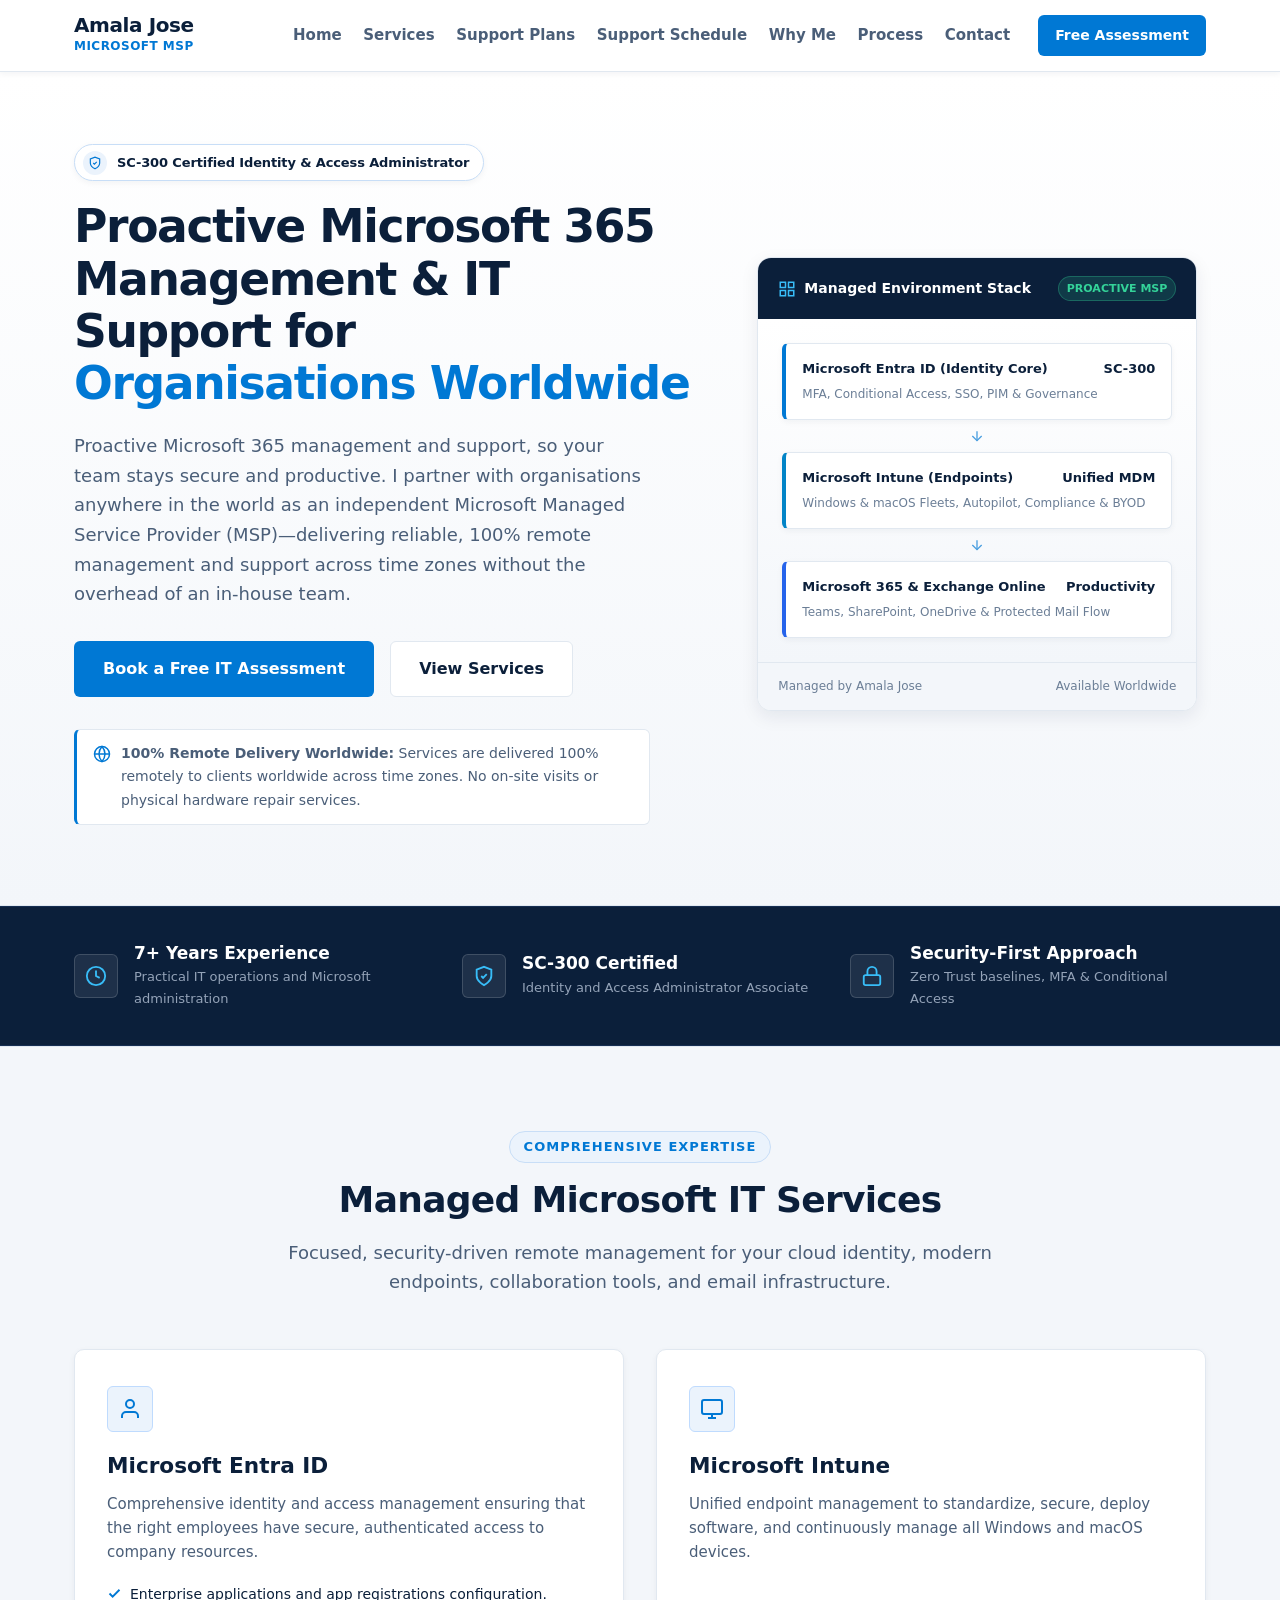
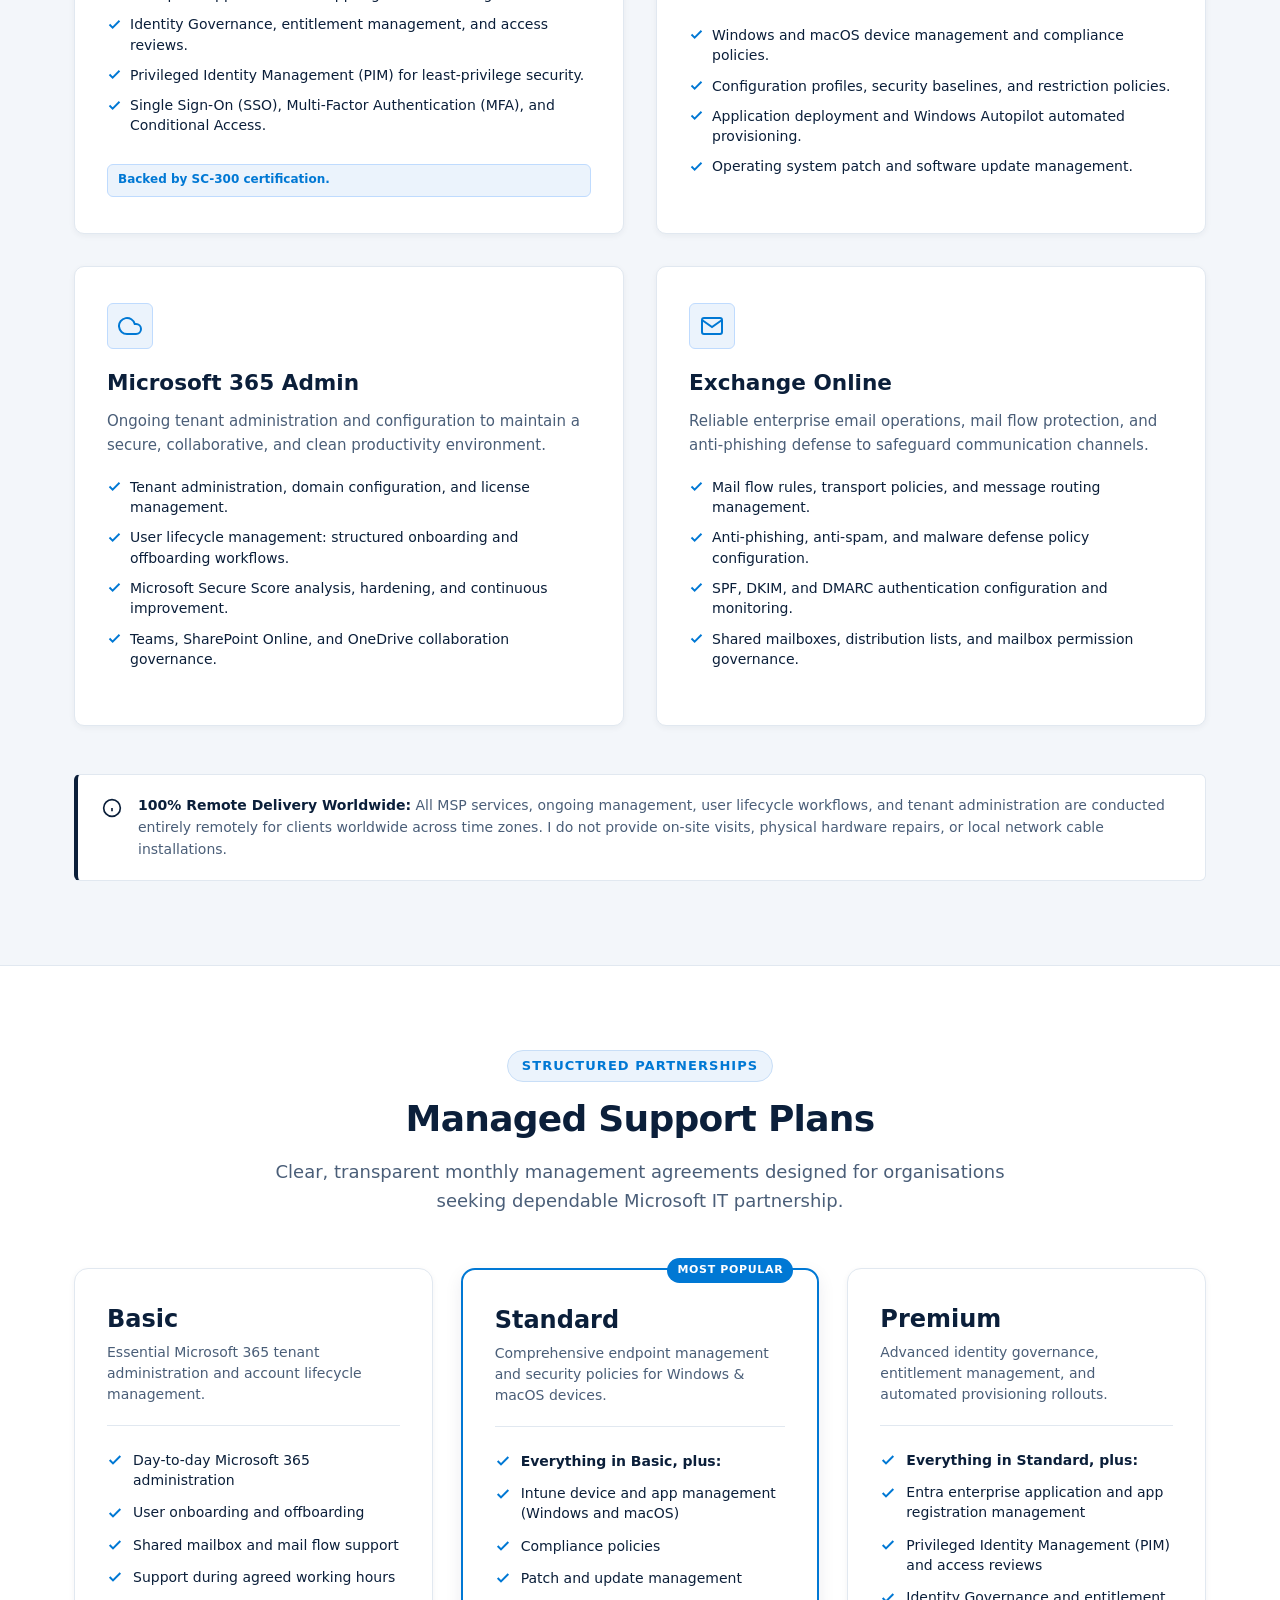
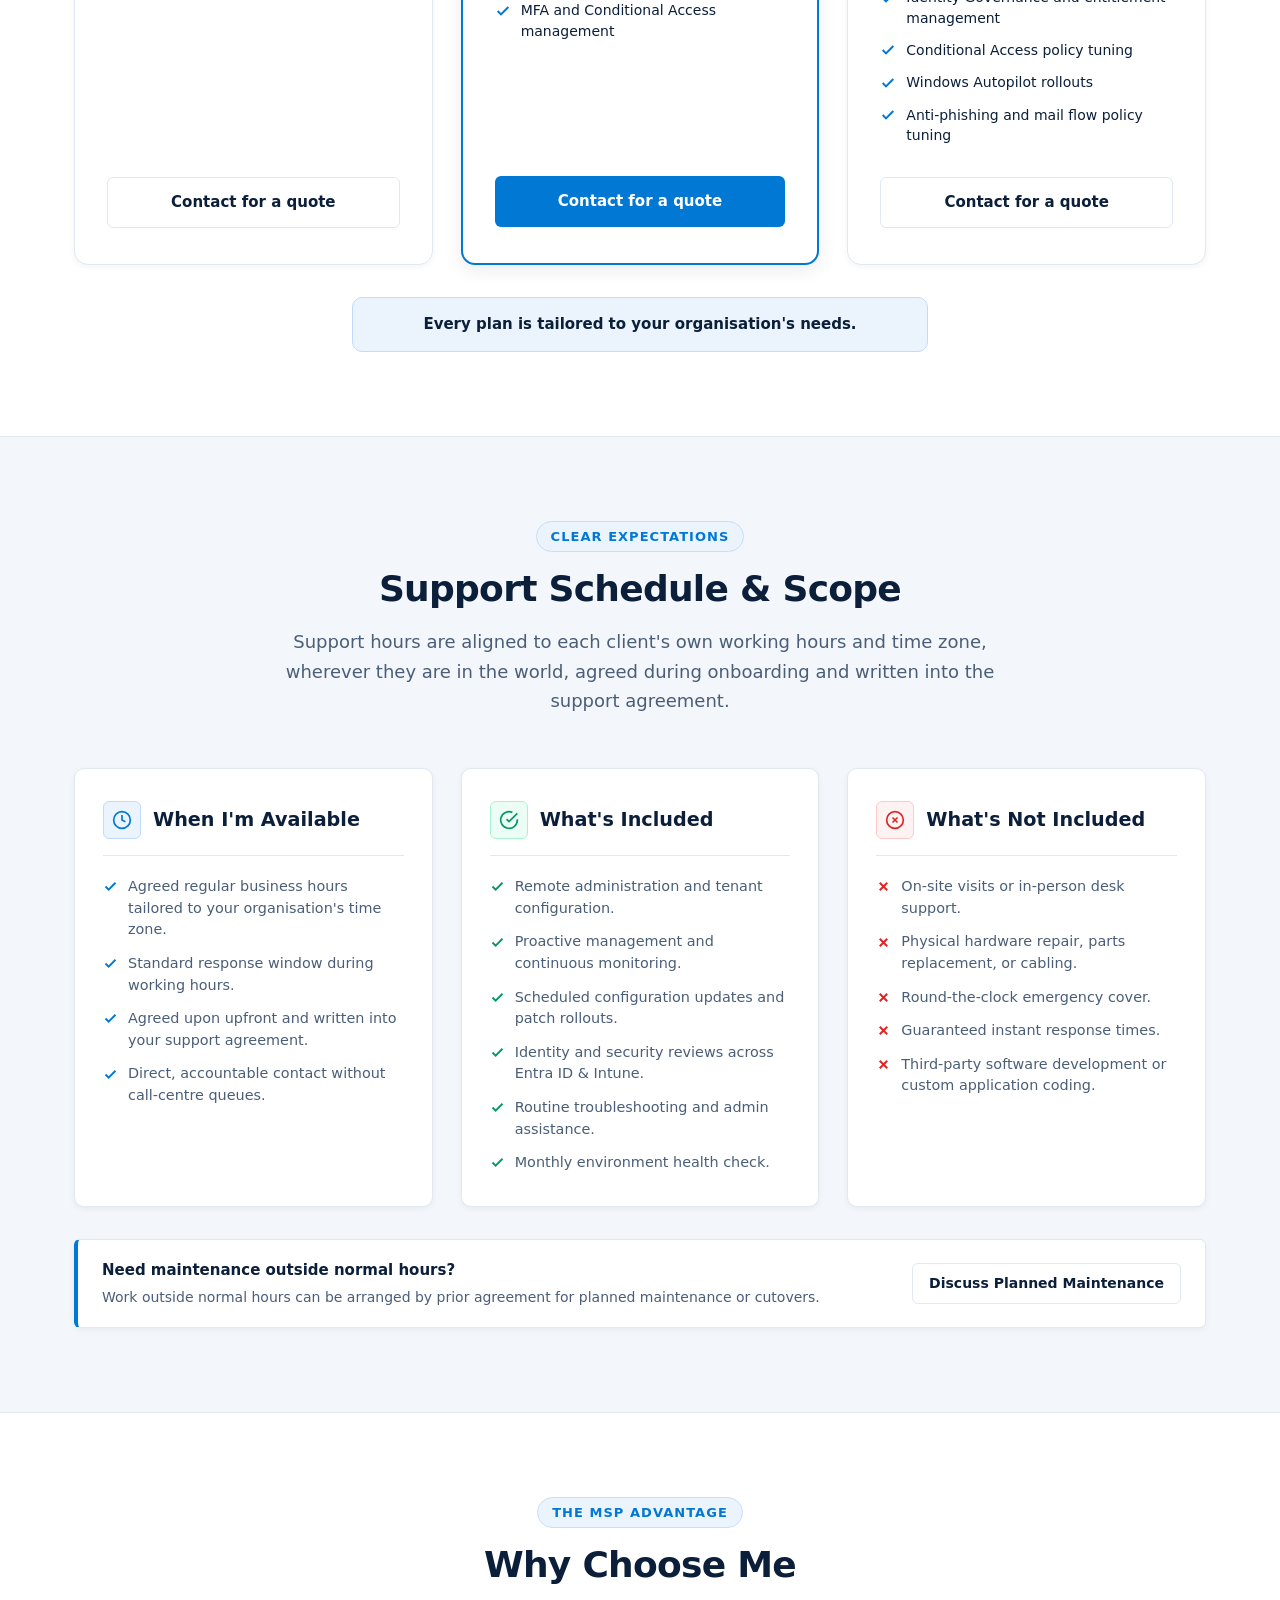
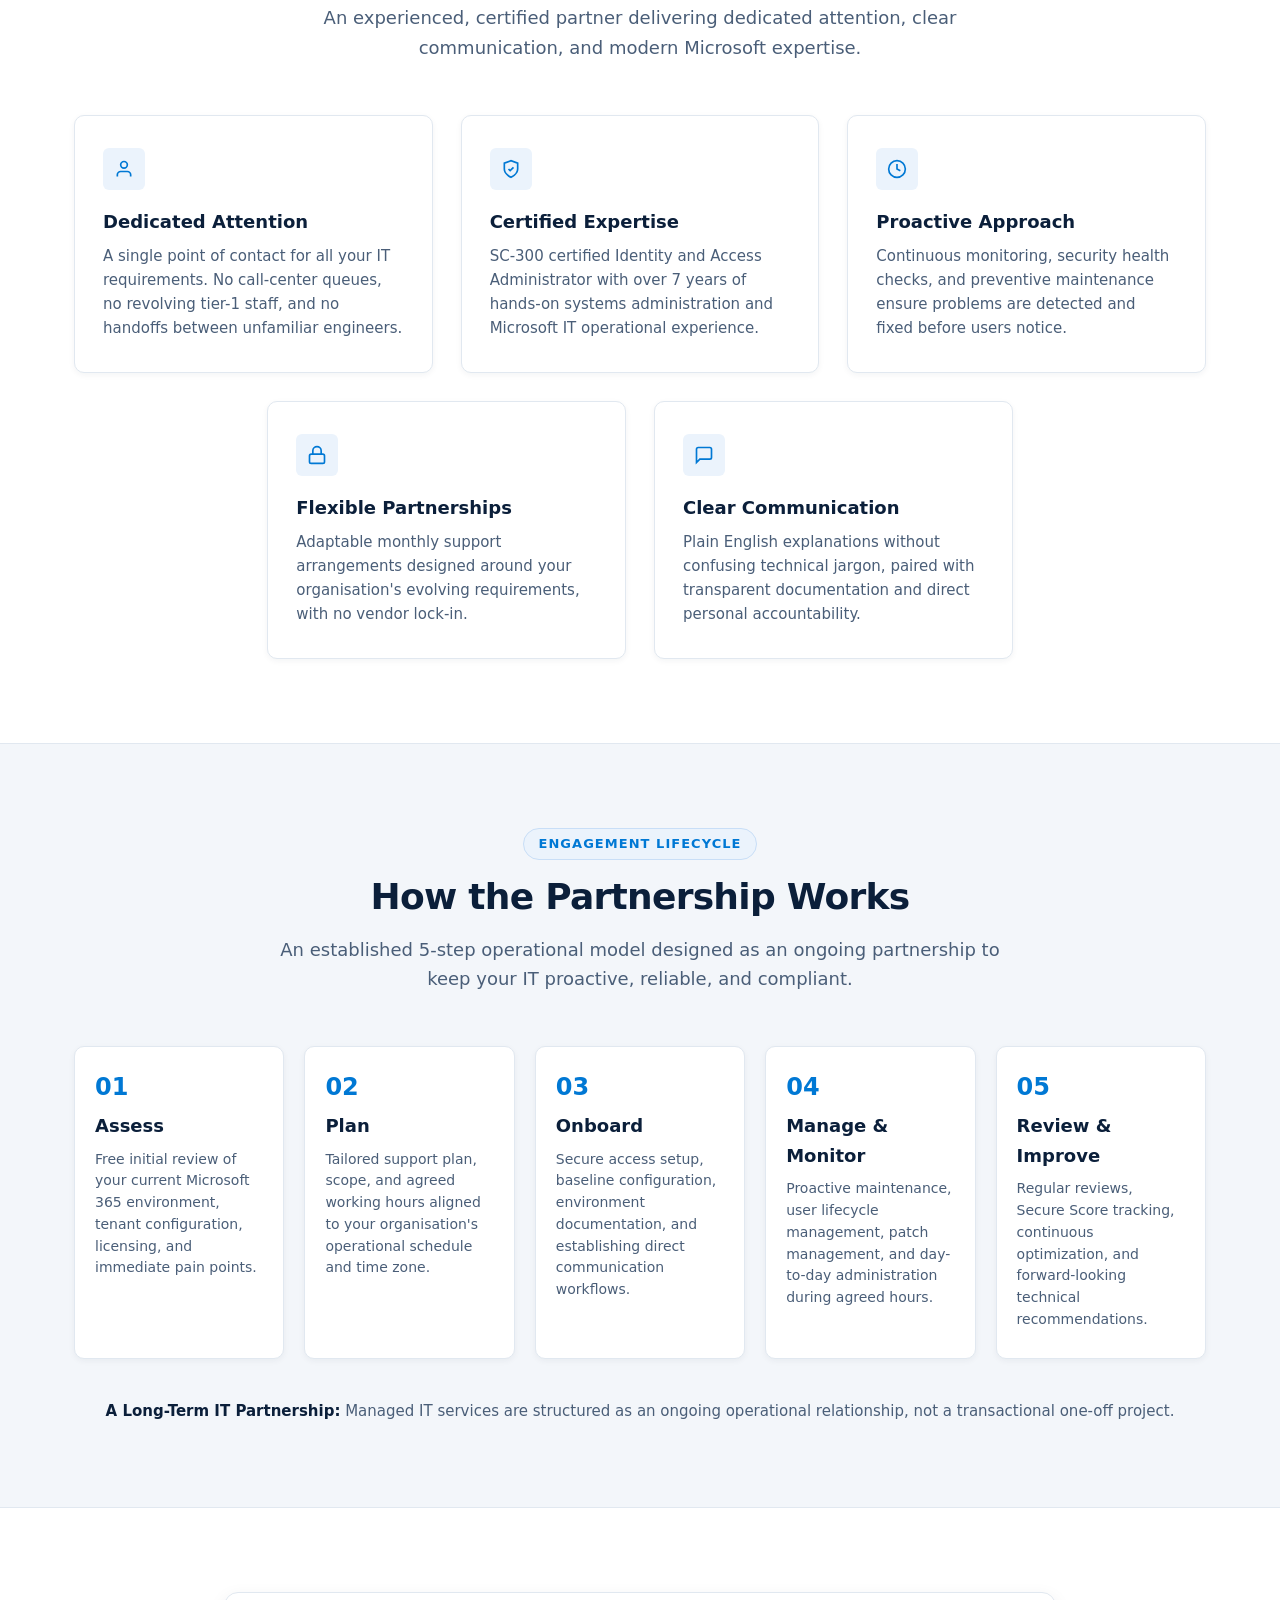
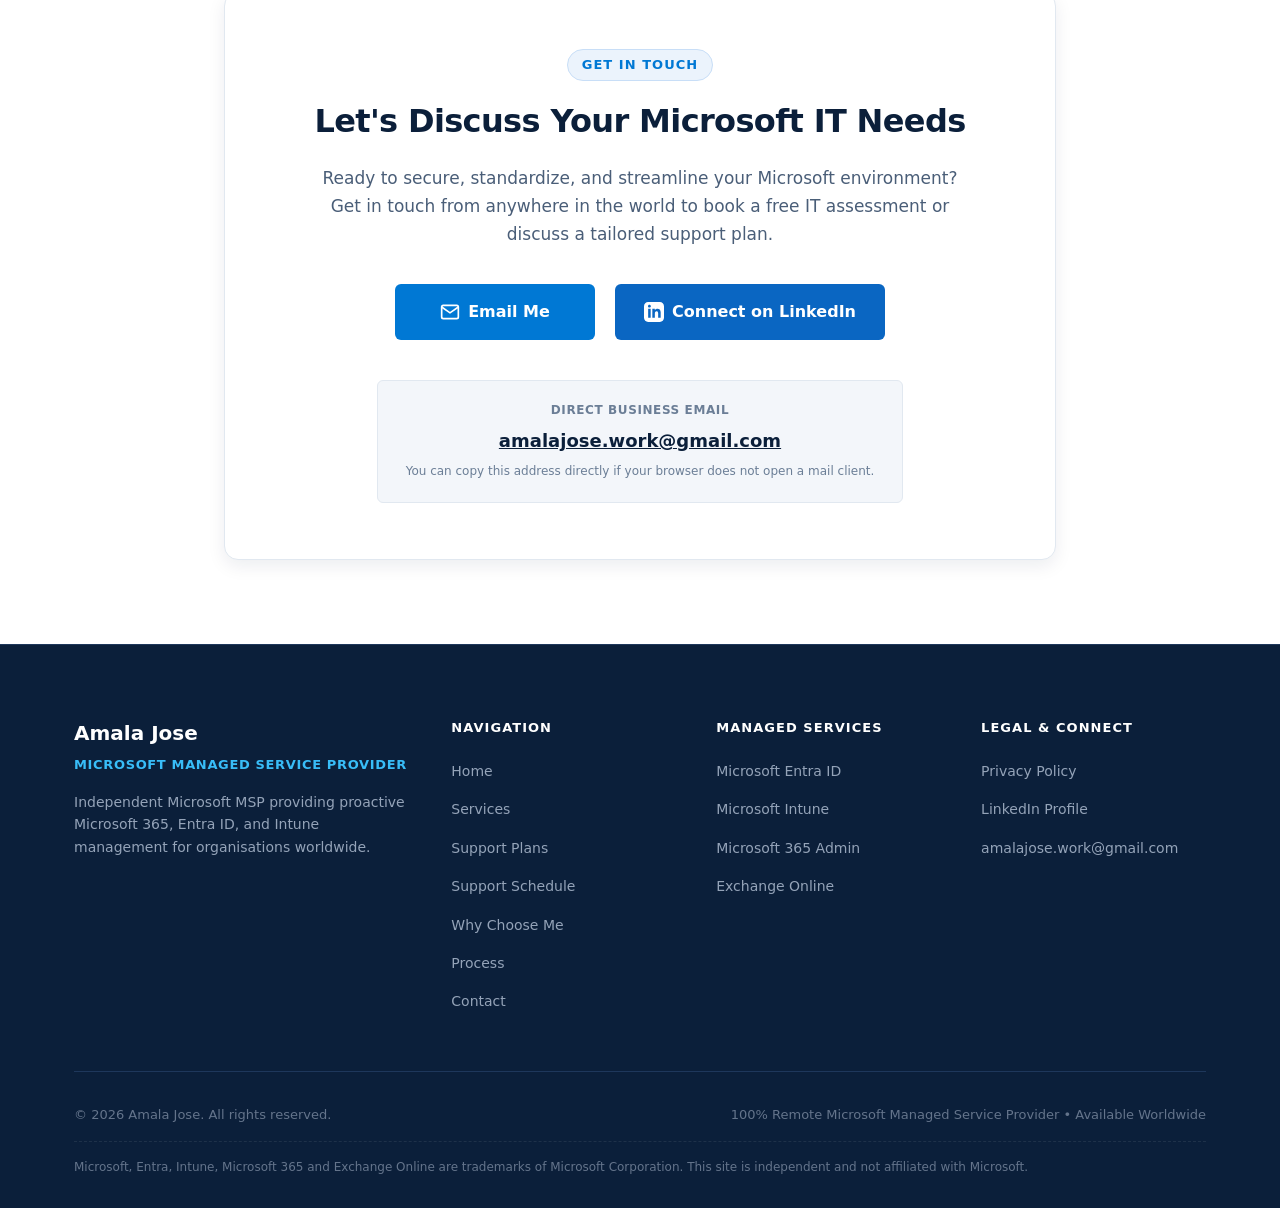
<file: index.html>
<!DOCTYPE html>
<html lang="en">
<head>
  <meta charset="UTF-8">
  <meta name="viewport" content="width=device-width, initial-scale=1.0">
  <title>Amala Jose | Microsoft Managed Service Provider: Entra ID, Intune, Microsoft 365 &amp; Exchange Online</title>
  
  <!-- SEO Meta Tags -->
  <meta name="description" content="Amala Jose is an independent Microsoft Managed Service Provider (MSP) delivering proactive Microsoft 365 management, Entra ID identity security, Intune endpoint management, and remote IT support for organisations worldwide.">
  <meta name="keywords" content="Microsoft Managed Service Provider, Microsoft MSP, Microsoft Intune, Microsoft Entra ID, Microsoft 365, Exchange Online, SC-300, Endpoint Management, Cloud Security, Remote MSP, Worldwide IT Support">
  <meta name="author" content="Amala Jose">
  <meta name="robots" content="index, follow">

  <!-- Open Graph Meta Tags for Social Sharing -->
  <meta property="og:title" content="Amala Jose | Microsoft Managed Service Provider: Entra ID, Intune, Microsoft 365 &amp; Exchange Online">
  <meta property="og:description" content="Proactive Microsoft 365 management and support, so your team stays secure and productive. 100% remote MSP available to organisations worldwide across time zones.">
  <meta property="og:type" content="website">
  <meta property="og:url" content="https://amalajosele.github.io/">

  <!-- Stylesheet (Pure CSS, No Frameworks, No JS) -->
  <link rel="stylesheet" href="style.css">
</head>
<body>

  <!-- Accessible Skip Link -->
  <a href="#main-content" class="skip-link">Skip to main content</a>

  <!-- ==========================================================================
       SECTION 1: Sticky Header & Navigation (Pure CSS Mobile Menu)
       ========================================================================== -->
  <header class="site-header" role="banner">
    <div class="container header-container">
      <a href="#home" class="brand" aria-label="Amala Jose - Microsoft Managed Service Provider Home">
        <span class="brand-name">Amala Jose</span>
        <span class="brand-tagline">Microsoft MSP</span>
      </a>

      <!-- CSS-Only Checkbox Hack for Mobile Navigation -->
      <input type="checkbox" id="nav-toggle" class="nav-toggle" aria-label="Toggle navigation menu">
      <label for="nav-toggle" class="nav-toggle-label" aria-hidden="true">
        <span class="hamburger-bar"></span>
        <span class="hamburger-bar"></span>
        <span class="hamburger-bar"></span>
      </label>

      <!-- Main Navigation Menu -->
      <nav class="nav-menu" role="navigation" aria-label="Primary Navigation">
        <ul class="nav-list">
          <li><a href="#home" class="nav-link">Home</a></li>
          <li><a href="#services" class="nav-link">Services</a></li>
          <li><a href="#plans" class="nav-link">Support Plans</a></li>
          <li><a href="#schedule" class="nav-link">Support Schedule</a></li>
          <li><a href="#why-me" class="nav-link">Why Me</a></li>
          <li><a href="#process" class="nav-link">Process</a></li>
          <li><a href="#contact" class="nav-link">Contact</a></li>
        </ul>
        <a href="#contact" class="btn btn-primary btn-sm header-cta">Free Assessment</a>
      </nav>
    </div>
  </header>

  <main id="main-content">
    <!-- ==========================================================================
         SECTION 2: Hero Section
         ========================================================================== -->
    <section id="home" class="hero-section" aria-labelledby="hero-title">
      <div class="container hero-grid">
        <div class="hero-content">
          
          <!-- SC-300 Certification Badge (Simple Shield SVG, No TM Logos) -->
          <div class="hero-badge-wrap">
            <div class="sc300-badge">
              <span class="badge-icon-wrap" aria-hidden="true">
                <svg viewBox="0 0 24 24" fill="none" stroke="currentColor" stroke-width="2">
                  <path d="M12 22s8-4 8-10V5l-8-3-8 3v7c0 6 8 10 8 10z"/>
                  <polyline points="9 12 11 14 15 10"/>
                </svg>
              </span>
              <span class="badge-text">SC-300 Certified Identity &amp; Access Administrator</span>
            </div>
          </div>

          <h1 id="hero-title" class="hero-title">
            Proactive Microsoft 365 Management &amp; IT Support for <span class="highlight">Organisations Worldwide</span>
          </h1>

          <p class="hero-subtext">
            Proactive Microsoft 365 management and support, so your team stays secure and productive. I partner with organisations anywhere in the world as an independent Microsoft Managed Service Provider (MSP)—delivering reliable, 100% remote management and support across time zones without the overhead of an in-house team.
          </p>

          <div class="hero-actions">
            <a href="#contact" class="btn btn-primary btn-lg">Book a Free IT Assessment</a>
            <a href="#services" class="btn btn-secondary btn-lg">View Services</a>
          </div>

          <!-- Clear 100% Remote Delivery Worldwide Notice -->
          <div class="hero-remote-notice">
            <svg viewBox="0 0 24 24" fill="none" stroke="currentColor" stroke-width="2" aria-hidden="true">
              <circle cx="12" cy="12" r="10"/>
              <line x1="2" y1="12" x2="22" y2="12"/>
              <path d="M12 2a15.3 15.3 0 0 1 4 10 15.3 15.3 0 0 1-4 10 15.3 15.3 0 0 1-4-10 15.3 15.3 0 0 1 4-10z"/>
            </svg>
            <div>
              <strong>100% Remote Delivery Worldwide:</strong> Services are delivered 100% remotely to clients worldwide across time zones. No on-site visits or physical hardware repair services.
            </div>
          </div>
        </div>

        <!-- Clean Microsoft Cloud Architecture Diagram (SVG Visual) -->
        <div class="hero-visual" aria-hidden="true">
          <div class="topology-card">
            <div class="topology-header">
              <div class="topology-title">
                <svg viewBox="0 0 24 24" fill="none" stroke="currentColor" stroke-width="2">
                  <rect x="3" y="3" width="7" height="7"/>
                  <rect x="14" y="3" width="7" height="7"/>
                  <rect x="14" y="14" width="7" height="7"/>
                  <rect x="3" y="14" width="7" height="7"/>
                </svg>
                <span>Managed Environment Stack</span>
              </div>
              <span class="topology-tag">Proactive MSP</span>
            </div>

            <div class="topology-body">
              <div class="topology-layer layer-identity">
                <div class="layer-head">
                  <span>Microsoft Entra ID (Identity Core)</span>
                  <span>SC-300</span>
                </div>
                <div class="layer-sub">MFA, Conditional Access, SSO, PIM &amp; Governance</div>
              </div>

              <div class="topology-connector">
                <svg viewBox="0 0 24 24" fill="none" stroke="currentColor" stroke-width="2"><line x1="12" y1="5" x2="12" y2="19"/><polyline points="19 12 12 19 5 12"/></svg>
              </div>

              <div class="topology-layer layer-endpoint">
                <div class="layer-head">
                  <span>Microsoft Intune (Endpoints)</span>
                  <span>Unified MDM</span>
                </div>
                <div class="layer-sub">Windows &amp; macOS Fleets, Autopilot, Compliance &amp; BYOD</div>
              </div>

              <div class="topology-connector">
                <svg viewBox="0 0 24 24" fill="none" stroke="currentColor" stroke-width="2"><line x1="12" y1="5" x2="12" y2="19"/><polyline points="19 12 12 19 5 12"/></svg>
              </div>

              <div class="topology-layer layer-cloud">
                <div class="layer-head">
                  <span>Microsoft 365 &amp; Exchange Online</span>
                  <span>Productivity</span>
                </div>
                <div class="layer-sub">Teams, SharePoint, OneDrive &amp; Protected Mail Flow</div>
              </div>
            </div>

            <div class="topology-footer">
              <span>Managed by Amala Jose</span>
              <span>Available Worldwide</span>
            </div>
          </div>
        </div>
      </div>
    </section>

    <!-- ==========================================================================
         SECTION 3: Credentials Strip (Exactly 4 Items)
         ========================================================================== -->
    <section class="credentials-strip" aria-label="Key Credentials">
      <div class="container">
        <div class="credentials-grid">
          
          <!-- Item 1: 7+ Years Experience -->
          <div class="credential-item">
            <div class="credential-icon" aria-hidden="true">
              <svg viewBox="0 0 24 24" fill="none" stroke="currentColor" stroke-width="2">
                <circle cx="12" cy="12" r="10"/>
                <polyline points="12 6 12 12 16 14"/>
              </svg>
            </div>
            <div class="credential-info">
              <span class="credential-title">7+ Years Experience</span>
              <span class="credential-desc">Practical IT operations and Microsoft administration</span>
            </div>
          </div>

          <!-- Item 2: SC-300 Certified -->
          <div class="credential-item">
            <div class="credential-icon" aria-hidden="true">
              <svg viewBox="0 0 24 24" fill="none" stroke="currentColor" stroke-width="2">
                <path d="M12 22s8-4 8-10V5l-8-3-8 3v7c0 6 8 10 8 10z"/>
                <polyline points="9 12 11 14 15 10"/>
              </svg>
            </div>
            <div class="credential-info">
              <span class="credential-title">SC-300 Certified</span>
              <span class="credential-desc">Identity and Access Administrator Associate</span>
            </div>
          </div>

          <!-- Item 3: Security-First Approach -->
          <div class="credential-item">
            <div class="credential-icon" aria-hidden="true">
              <svg viewBox="0 0 24 24" fill="none" stroke="currentColor" stroke-width="2">
                <rect x="3" y="11" width="18" height="11" rx="2" ry="2"/>
                <path d="M7 11V7a5 5 0 0 1 10 0v4"/>
              </svg>
            </div>
            <div class="credential-info">
              <span class="credential-title">Security-First Approach</span>
              <span class="credential-desc">Zero Trust baselines, MFA &amp; Conditional Access</span>
            </div>
          </div>

        </div>
      </div>
    </section>

    <!-- ==========================================================================
         SECTION 4: Managed Services Section (Exactly 4 Cards)
         ========================================================================== -->
    <section id="services" class="section section-alt" aria-labelledby="services-heading">
      <div class="container">
        <header class="section-header">
          <span class="section-eyebrow">Comprehensive Expertise</span>
          <h2 id="services-heading" class="section-title">Managed Microsoft IT Services</h2>
          <p class="section-subtitle">
            Focused, security-driven remote management for your cloud identity, modern endpoints, collaboration tools, and email infrastructure.
          </p>
        </header>

        <div class="services-grid-4">
          
          <!-- Card 1: Microsoft Entra ID -->
          <article class="service-card">
            <div class="service-icon-box" aria-hidden="true">
              <svg viewBox="0 0 24 24" fill="none" stroke="currentColor" stroke-width="2">
                <path d="M20 21v-2a4 4 0 0 0-4-4H8a4 4 0 0 0-4 4v2"/>
                <circle cx="12" cy="7" r="4"/>
              </svg>
            </div>
            <h3 class="service-title">Microsoft Entra ID</h3>
            <p class="service-desc">
              Comprehensive identity and access management ensuring that the right employees have secure, authenticated access to company resources.
            </p>
            <ul class="service-capabilities">
              <li class="capability-item">
                <svg viewBox="0 0 24 24" fill="none" stroke="currentColor" stroke-width="3" aria-hidden="true"><polyline points="20 6 9 17 4 12"/></svg>
                <span>Enterprise applications and app registrations configuration.</span>
              </li>
              <li class="capability-item">
                <svg viewBox="0 0 24 24" fill="none" stroke="currentColor" stroke-width="3" aria-hidden="true"><polyline points="20 6 9 17 4 12"/></svg>
                <span>Identity Governance, entitlement management, and access reviews.</span>
              </li>
              <li class="capability-item">
                <svg viewBox="0 0 24 24" fill="none" stroke="currentColor" stroke-width="3" aria-hidden="true"><polyline points="20 6 9 17 4 12"/></svg>
                <span>Privileged Identity Management (PIM) for least-privilege security.</span>
              </li>
              <li class="capability-item">
                <svg viewBox="0 0 24 24" fill="none" stroke="currentColor" stroke-width="3" aria-hidden="true"><polyline points="20 6 9 17 4 12"/></svg>
                <span>Single Sign-On (SSO), Multi-Factor Authentication (MFA), and Conditional Access.</span>
              </li>
            </ul>
            <div class="service-badge-note">Backed by SC-300 certification.</div>
          </article>

          <!-- Card 2: Microsoft Intune -->
          <article class="service-card">
            <div class="service-icon-box" aria-hidden="true">
              <svg viewBox="0 0 24 24" fill="none" stroke="currentColor" stroke-width="2">
                <rect x="2" y="3" width="20" height="14" rx="2" ry="2"/>
                <line x1="8" y1="21" x2="16" y2="21"/>
                <line x1="12" y1="17" x2="12" y2="21"/>
              </svg>
            </div>
            <h3 class="service-title">Microsoft Intune</h3>
            <p class="service-desc">
              Unified endpoint management to standardize, secure, deploy software, and continuously manage all Windows and macOS devices.
            </p>
            <ul class="service-capabilities">
              <li class="capability-item">
                <svg viewBox="0 0 24 24" fill="none" stroke="currentColor" stroke-width="3" aria-hidden="true"><polyline points="20 6 9 17 4 12"/></svg>
                <span>Windows and macOS device management and compliance policies.</span>
              </li>
              <li class="capability-item">
                <svg viewBox="0 0 24 24" fill="none" stroke="currentColor" stroke-width="3" aria-hidden="true"><polyline points="20 6 9 17 4 12"/></svg>
                <span>Configuration profiles, security baselines, and restriction policies.</span>
              </li>
              <li class="capability-item">
                <svg viewBox="0 0 24 24" fill="none" stroke="currentColor" stroke-width="3" aria-hidden="true"><polyline points="20 6 9 17 4 12"/></svg>
                <span>Application deployment and Windows Autopilot automated provisioning.</span>
              </li>
              <li class="capability-item">
                <svg viewBox="0 0 24 24" fill="none" stroke="currentColor" stroke-width="3" aria-hidden="true"><polyline points="20 6 9 17 4 12"/></svg>
                <span>Operating system patch and software update management.</span>
              </li>
            </ul>
          </article>

          <!-- Card 3: Microsoft 365 Admin -->
          <article class="service-card">
            <div class="service-icon-box" aria-hidden="true">
              <svg viewBox="0 0 24 24" fill="none" stroke="currentColor" stroke-width="2">
                <path d="M18 10h-1.26A8 8 0 1 0 9 20h9a5 5 0 0 0 0-10z"/>
              </svg>
            </div>
            <h3 class="service-title">Microsoft 365 Admin</h3>
            <p class="service-desc">
              Ongoing tenant administration and configuration to maintain a secure, collaborative, and clean productivity environment.
            </p>
            <ul class="service-capabilities">
              <li class="capability-item">
                <svg viewBox="0 0 24 24" fill="none" stroke="currentColor" stroke-width="3" aria-hidden="true"><polyline points="20 6 9 17 4 12"/></svg>
                <span>Tenant administration, domain configuration, and license management.</span>
              </li>
              <li class="capability-item">
                <svg viewBox="0 0 24 24" fill="none" stroke="currentColor" stroke-width="3" aria-hidden="true"><polyline points="20 6 9 17 4 12"/></svg>
                <span>User lifecycle management: structured onboarding and offboarding workflows.</span>
              </li>
              <li class="capability-item">
                <svg viewBox="0 0 24 24" fill="none" stroke="currentColor" stroke-width="3" aria-hidden="true"><polyline points="20 6 9 17 4 12"/></svg>
                <span>Microsoft Secure Score analysis, hardening, and continuous improvement.</span>
              </li>
              <li class="capability-item">
                <svg viewBox="0 0 24 24" fill="none" stroke="currentColor" stroke-width="3" aria-hidden="true"><polyline points="20 6 9 17 4 12"/></svg>
                <span>Teams, SharePoint Online, and OneDrive collaboration governance.</span>
              </li>
            </ul>
          </article>

          <!-- Card 4: Exchange Online -->
          <article class="service-card">
            <div class="service-icon-box" aria-hidden="true">
              <svg viewBox="0 0 24 24" fill="none" stroke="currentColor" stroke-width="2">
                <path d="M4 4h16c1.1 0 2 .9 2 2v12c0 1.1-.9 2-2 2H4c-1.1 0-2-.9-2-2V6c0-1.1.9-2 2-2z"/>
                <polyline points="22,6 12,13 2,6"/>
              </svg>
            </div>
            <h3 class="service-title">Exchange Online</h3>
            <p class="service-desc">
              Reliable enterprise email operations, mail flow protection, and anti-phishing defense to safeguard communication channels.
            </p>
            <ul class="service-capabilities">
              <li class="capability-item">
                <svg viewBox="0 0 24 24" fill="none" stroke="currentColor" stroke-width="3" aria-hidden="true"><polyline points="20 6 9 17 4 12"/></svg>
                <span>Mail flow rules, transport policies, and message routing management.</span>
              </li>
              <li class="capability-item">
                <svg viewBox="0 0 24 24" fill="none" stroke="currentColor" stroke-width="3" aria-hidden="true"><polyline points="20 6 9 17 4 12"/></svg>
                <span>Anti-phishing, anti-spam, and malware defense policy configuration.</span>
              </li>
              <li class="capability-item">
                <svg viewBox="0 0 24 24" fill="none" stroke="currentColor" stroke-width="3" aria-hidden="true"><polyline points="20 6 9 17 4 12"/></svg>
                <span>SPF, DKIM, and DMARC authentication configuration and monitoring.</span>
              </li>
              <li class="capability-item">
                <svg viewBox="0 0 24 24" fill="none" stroke="currentColor" stroke-width="3" aria-hidden="true"><polyline points="20 6 9 17 4 12"/></svg>
                <span>Shared mailboxes, distribution lists, and mailbox permission governance.</span>
              </li>
            </ul>
          </article>

        </div>

        <!-- 100% Remote Delivery Worldwide Policy Banner -->
        <div class="remote-policy-banner">
          <div class="policy-icon" aria-hidden="true">
            <svg viewBox="0 0 24 24" fill="none" stroke="currentColor" stroke-width="2">
              <circle cx="12" cy="12" r="10"/>
              <line x1="12" y1="16" x2="12" y2="12"/>
              <line x1="12" y1="8" x2="12.01" y2="8"/>
            </svg>
          </div>
          <div class="policy-text">
            <strong>100% Remote Delivery Worldwide:</strong> All MSP services, ongoing management, user lifecycle workflows, and tenant administration are conducted entirely remotely for clients worldwide across time zones. I do not provide on-site visits, physical hardware repairs, or local network cable installations.
          </div>
        </div>

      </div>
    </section>

    <!-- ==========================================================================
         SECTION 5: Managed Support Plans Section (Basic, Standard, Premium)
         ========================================================================== -->
    <section id="plans" class="section" aria-labelledby="plans-heading">
      <div class="container">
        <header class="section-header">
          <span class="section-eyebrow">Structured Partnerships</span>
          <h2 id="plans-heading" class="section-title">Managed Support Plans</h2>
          <p class="section-subtitle">
            Clear, transparent monthly management agreements designed for organisations seeking dependable Microsoft IT partnership.
          </p>
        </header>

        <div class="plans-grid">
          
          <!-- Plan 1: Basic -->
          <div class="plan-card">
            <div class="plan-header">
              <h3 class="plan-title">Basic</h3>
              <p class="plan-desc">Essential Microsoft 365 tenant administration and account lifecycle management.</p>
            </div>
            <ul class="plan-features-list">
              <li class="plan-feature-item">
                <svg viewBox="0 0 24 24" fill="none" stroke="currentColor" stroke-width="3" aria-hidden="true"><polyline points="20 6 9 17 4 12"/></svg>
                <span>Day-to-day Microsoft 365 administration</span>
              </li>
              <li class="plan-feature-item">
                <svg viewBox="0 0 24 24" fill="none" stroke="currentColor" stroke-width="3" aria-hidden="true"><polyline points="20 6 9 17 4 12"/></svg>
                <span>User onboarding and offboarding</span>
              </li>
              <li class="plan-feature-item">
                <svg viewBox="0 0 24 24" fill="none" stroke="currentColor" stroke-width="3" aria-hidden="true"><polyline points="20 6 9 17 4 12"/></svg>
                <span>Shared mailbox and mail flow support</span>
              </li>
              <li class="plan-feature-item">
                <svg viewBox="0 0 24 24" fill="none" stroke="currentColor" stroke-width="3" aria-hidden="true"><polyline points="20 6 9 17 4 12"/></svg>
                <span>Support during agreed working hours</span>
              </li>
            </ul>
            <div class="plan-cta">
              <a href="#contact" class="btn btn-secondary btn-block">Contact for a quote</a>
            </div>
          </div>

          <!-- Plan 2: Standard (Featured) -->
          <div class="plan-card plan-featured">
            <div class="plan-ribbon">Most Popular</div>
            <div class="plan-header">
              <h3 class="plan-title">Standard</h3>
              <p class="plan-desc">Comprehensive endpoint management and security policies for Windows &amp; macOS devices.</p>
            </div>
            <ul class="plan-features-list">
              <li class="plan-feature-item">
                <svg viewBox="0 0 24 24" fill="none" stroke="currentColor" stroke-width="3" aria-hidden="true"><polyline points="20 6 9 17 4 12"/></svg>
                <span><strong>Everything in Basic, plus:</strong></span>
              </li>
              <li class="plan-feature-item">
                <svg viewBox="0 0 24 24" fill="none" stroke="currentColor" stroke-width="3" aria-hidden="true"><polyline points="20 6 9 17 4 12"/></svg>
                <span>Intune device and app management (Windows and macOS)</span>
              </li>
              <li class="plan-feature-item">
                <svg viewBox="0 0 24 24" fill="none" stroke="currentColor" stroke-width="3" aria-hidden="true"><polyline points="20 6 9 17 4 12"/></svg>
                <span>Compliance policies</span>
              </li>
              <li class="plan-feature-item">
                <svg viewBox="0 0 24 24" fill="none" stroke="currentColor" stroke-width="3" aria-hidden="true"><polyline points="20 6 9 17 4 12"/></svg>
                <span>Patch and update management</span>
              </li>
              <li class="plan-feature-item">
                <svg viewBox="0 0 24 24" fill="none" stroke="currentColor" stroke-width="3" aria-hidden="true"><polyline points="20 6 9 17 4 12"/></svg>
                <span>MFA and Conditional Access management</span>
              </li>
            </ul>
            <div class="plan-cta">
              <a href="#contact" class="btn btn-primary btn-block">Contact for a quote</a>
            </div>
          </div>

          <!-- Plan 3: Premium -->
          <div class="plan-card">
            <div class="plan-header">
              <h3 class="plan-title">Premium</h3>
              <p class="plan-desc">Advanced identity governance, entitlement management, and automated provisioning rollouts.</p>
            </div>
            <ul class="plan-features-list">
              <li class="plan-feature-item">
                <svg viewBox="0 0 24 24" fill="none" stroke="currentColor" stroke-width="3" aria-hidden="true"><polyline points="20 6 9 17 4 12"/></svg>
                <span><strong>Everything in Standard, plus:</strong></span>
              </li>
              <li class="plan-feature-item">
                <svg viewBox="0 0 24 24" fill="none" stroke="currentColor" stroke-width="3" aria-hidden="true"><polyline points="20 6 9 17 4 12"/></svg>
                <span>Entra enterprise application and app registration management</span>
              </li>
              <li class="plan-feature-item">
                <svg viewBox="0 0 24 24" fill="none" stroke="currentColor" stroke-width="3" aria-hidden="true"><polyline points="20 6 9 17 4 12"/></svg>
                <span>Privileged Identity Management (PIM) and access reviews</span>
              </li>
              <li class="plan-feature-item">
                <svg viewBox="0 0 24 24" fill="none" stroke="currentColor" stroke-width="3" aria-hidden="true"><polyline points="20 6 9 17 4 12"/></svg>
                <span>Identity Governance and entitlement management</span>
              </li>
              <li class="plan-feature-item">
                <svg viewBox="0 0 24 24" fill="none" stroke="currentColor" stroke-width="3" aria-hidden="true"><polyline points="20 6 9 17 4 12"/></svg>
                <span>Conditional Access policy tuning</span>
              </li>
              <li class="plan-feature-item">
                <svg viewBox="0 0 24 24" fill="none" stroke="currentColor" stroke-width="3" aria-hidden="true"><polyline points="20 6 9 17 4 12"/></svg>
                <span>Windows Autopilot rollouts</span>
              </li>
              <li class="plan-feature-item">
                <svg viewBox="0 0 24 24" fill="none" stroke="currentColor" stroke-width="3" aria-hidden="true"><polyline points="20 6 9 17 4 12"/></svg>
                <span>Anti-phishing and mail flow policy tuning</span>
              </li>
            </ul>
            <div class="plan-cta">
              <a href="#contact" class="btn btn-secondary btn-block">Contact for a quote</a>
            </div>
          </div>

        </div>

        <div class="plans-tailored-note">
          Every plan is tailored to your organisation's needs.
        </div>
      </div>
    </section>

    <!-- ==========================================================================
         SECTION 6: Support Schedule & Scope Section
         ========================================================================== -->
    <section id="schedule" class="section section-alt" aria-labelledby="schedule-heading">
      <div class="container">
        <header class="section-header">
          <span class="section-eyebrow">Clear Expectations</span>
          <h2 id="schedule-heading" class="section-title">Support Schedule &amp; Scope</h2>
          <p class="section-subtitle">
            Support hours are aligned to each client's own working hours and time zone, wherever they are in the world, agreed during onboarding and written into the support agreement.
          </p>
        </header>

        <!-- 3-Column Layout: Available, Included, Not Included -->
        <div class="scope-columns-grid">
          
          <!-- Column 1: When I'm Available -->
          <div class="scope-card scope-card-available">
            <div class="scope-card-header">
              <div class="scope-icon-wrap" aria-hidden="true">
                <svg viewBox="0 0 24 24" fill="none" stroke="currentColor" stroke-width="2">
                  <circle cx="12" cy="12" r="10"/>
                  <polyline points="12 6 12 12 16 14"/>
                </svg>
              </div>
              <h3 class="scope-card-title">When I'm Available</h3>
            </div>
            <ul class="scope-list">
              <li class="scope-list-item">
                <span class="scope-bullet scope-bullet-available" aria-hidden="true">
                  <svg viewBox="0 0 24 24" fill="none" stroke="currentColor" stroke-width="3"><polyline points="20 6 9 17 4 12"/></svg>
                </span>
                <span>Agreed regular business hours tailored to your organisation's time zone.</span>
              </li>
              <li class="scope-list-item">
                <span class="scope-bullet scope-bullet-available" aria-hidden="true">
                  <svg viewBox="0 0 24 24" fill="none" stroke="currentColor" stroke-width="3"><polyline points="20 6 9 17 4 12"/></svg>
                </span>
                <span>Standard response window during working hours.</span>
              </li>
              <li class="scope-list-item">
                <span class="scope-bullet scope-bullet-available" aria-hidden="true">
                  <svg viewBox="0 0 24 24" fill="none" stroke="currentColor" stroke-width="3"><polyline points="20 6 9 17 4 12"/></svg>
                </span>
                <span>Agreed upon upfront and written into your support agreement.</span>
              </li>
              <li class="scope-list-item">
                <span class="scope-bullet scope-bullet-available" aria-hidden="true">
                  <svg viewBox="0 0 24 24" fill="none" stroke="currentColor" stroke-width="3"><polyline points="20 6 9 17 4 12"/></svg>
                </span>
                <span>Direct, accountable contact without call-centre queues.</span>
              </li>
            </ul>
          </div>

          <!-- Column 2: What's Included -->
          <div class="scope-card scope-card-included">
            <div class="scope-card-header">
              <div class="scope-icon-wrap" aria-hidden="true">
                <svg viewBox="0 0 24 24" fill="none" stroke="currentColor" stroke-width="2">
                  <path d="M22 11.08V12a10 10 0 1 1-5.93-9.14"/>
                  <polyline points="22 4 12 14.01 9 11.01"/>
                </svg>
              </div>
              <h3 class="scope-card-title">What's Included</h3>
            </div>
            <ul class="scope-list">
              <li class="scope-list-item">
                <span class="scope-bullet scope-bullet-included" aria-hidden="true">
                  <svg viewBox="0 0 24 24" fill="none" stroke="currentColor" stroke-width="3"><polyline points="20 6 9 17 4 12"/></svg>
                </span>
                <span>Remote administration and tenant configuration.</span>
              </li>
              <li class="scope-list-item">
                <span class="scope-bullet scope-bullet-included" aria-hidden="true">
                  <svg viewBox="0 0 24 24" fill="none" stroke="currentColor" stroke-width="3"><polyline points="20 6 9 17 4 12"/></svg>
                </span>
                <span>Proactive management and continuous monitoring.</span>
              </li>
              <li class="scope-list-item">
                <span class="scope-bullet scope-bullet-included" aria-hidden="true">
                  <svg viewBox="0 0 24 24" fill="none" stroke="currentColor" stroke-width="3"><polyline points="20 6 9 17 4 12"/></svg>
                </span>
                <span>Scheduled configuration updates and patch rollouts.</span>
              </li>
              <li class="scope-list-item">
                <span class="scope-bullet scope-bullet-included" aria-hidden="true">
                  <svg viewBox="0 0 24 24" fill="none" stroke="currentColor" stroke-width="3"><polyline points="20 6 9 17 4 12"/></svg>
                </span>
                <span>Identity and security reviews across Entra ID &amp; Intune.</span>
              </li>
              <li class="scope-list-item">
                <span class="scope-bullet scope-bullet-included" aria-hidden="true">
                  <svg viewBox="0 0 24 24" fill="none" stroke="currentColor" stroke-width="3"><polyline points="20 6 9 17 4 12"/></svg>
                </span>
                <span>Routine troubleshooting and admin assistance.</span>
              </li>
              <li class="scope-list-item">
                <span class="scope-bullet scope-bullet-included" aria-hidden="true">
                  <svg viewBox="0 0 24 24" fill="none" stroke="currentColor" stroke-width="3"><polyline points="20 6 9 17 4 12"/></svg>
                </span>
                <span>Monthly environment health check.</span>
              </li>
            </ul>
          </div>

          <!-- Column 3: What's Not Included -->
          <div class="scope-card scope-card-not-included">
            <div class="scope-card-header">
              <div class="scope-icon-wrap" aria-hidden="true">
                <svg viewBox="0 0 24 24" fill="none" stroke="currentColor" stroke-width="2">
                  <circle cx="12" cy="12" r="10"/>
                  <line x1="15" y1="9" x2="9" y2="15"/>
                  <line x1="9" y1="9" x2="15" y2="15"/>
                </svg>
              </div>
              <h3 class="scope-card-title">What's Not Included</h3>
            </div>
            <ul class="scope-list">
              <li class="scope-list-item">
                <span class="scope-bullet scope-bullet-not-included" aria-hidden="true">
                  <svg viewBox="0 0 24 24" fill="none" stroke="currentColor" stroke-width="3"><line x1="18" y1="6" x2="6" y2="18"/><line x1="6" y1="6" x2="18" y2="18"/></svg>
                </span>
                <span>On-site visits or in-person desk support.</span>
              </li>
              <li class="scope-list-item">
                <span class="scope-bullet scope-bullet-not-included" aria-hidden="true">
                  <svg viewBox="0 0 24 24" fill="none" stroke="currentColor" stroke-width="3"><line x1="18" y1="6" x2="6" y2="18"/><line x1="6" y1="6" x2="18" y2="18"/></svg>
                </span>
                <span>Physical hardware repair, parts replacement, or cabling.</span>
              </li>
              <li class="scope-list-item">
                <span class="scope-bullet scope-bullet-not-included" aria-hidden="true">
                  <svg viewBox="0 0 24 24" fill="none" stroke="currentColor" stroke-width="3"><line x1="18" y1="6" x2="6" y2="18"/><line x1="6" y1="6" x2="18" y2="18"/></svg>
                </span>
                <span>Round-the-clock emergency cover.</span>
              </li>
              <li class="scope-list-item">
                <span class="scope-bullet scope-bullet-not-included" aria-hidden="true">
                  <svg viewBox="0 0 24 24" fill="none" stroke="currentColor" stroke-width="3"><line x1="18" y1="6" x2="6" y2="18"/><line x1="6" y1="6" x2="18" y2="18"/></svg>
                </span>
                <span>Guaranteed instant response times.</span>
              </li>
              <li class="scope-list-item">
                <span class="scope-bullet scope-bullet-not-included" aria-hidden="true">
                  <svg viewBox="0 0 24 24" fill="none" stroke="currentColor" stroke-width="3"><line x1="18" y1="6" x2="6" y2="18"/><line x1="6" y1="6" x2="18" y2="18"/></svg>
                </span>
                <span>Third-party software development or custom application coding.</span>
              </li>
            </ul>
          </div>

        </div>

        <!-- Outside Normal Hours Note -->
        <div class="outside-hours-box">
          <div>
            <div class="outside-hours-text">Need maintenance outside normal hours?</div>
            <div class="outside-hours-desc">Work outside normal hours can be arranged by prior agreement for planned maintenance or cutovers.</div>
          </div>
          <a href="#contact" class="btn btn-secondary btn-sm">Discuss Planned Maintenance</a>
        </div>

      </div>
    </section>

    <!-- ==========================================================================
         SECTION 7: "Why Choose Me" Section
         ========================================================================== -->
    <section id="why-me" class="section" aria-labelledby="why-heading">
      <div class="container">
        <header class="section-header">
          <span class="section-eyebrow">The MSP Advantage</span>
          <h2 id="why-heading" class="section-title">Why Choose Me</h2>
          <p class="section-subtitle">
            An experienced, certified partner delivering dedicated attention, clear communication, and modern Microsoft expertise.
          </p>
        </header>

        <div class="why-grid">
          
          <!-- Benefit 1: Dedicated attention -->
          <div class="why-card">
            <div class="why-icon-wrap" aria-hidden="true">
              <svg viewBox="0 0 24 24" fill="none" stroke="currentColor" stroke-width="2">
                <path d="M20 21v-2a4 4 0 0 0-4-4H8a4 4 0 0 0-4 4v2"/>
                <circle cx="12" cy="7" r="4"/>
              </svg>
            </div>
            <h3 class="why-title">Dedicated Attention</h3>
            <p class="why-text">
              A single point of contact for all your IT requirements. No call-center queues, no revolving tier-1 staff, and no handoffs between unfamiliar engineers.
            </p>
          </div>

          <!-- Benefit 2: Certified expertise -->
          <div class="why-card">
            <div class="why-icon-wrap" aria-hidden="true">
              <svg viewBox="0 0 24 24" fill="none" stroke="currentColor" stroke-width="2">
                <path d="M12 22s8-4 8-10V5l-8-3-8 3v7c0 6 8 10 8 10z"/>
                <polyline points="9 12 11 14 15 10"/>
              </svg>
            </div>
            <h3 class="why-title">Certified Expertise</h3>
            <p class="why-text">
              SC-300 certified Identity and Access Administrator with over 7 years of hands-on systems administration and Microsoft IT operational experience.
            </p>
          </div>

          <!-- Benefit 3: Proactive approach -->
          <div class="why-card">
            <div class="why-icon-wrap" aria-hidden="true">
              <svg viewBox="0 0 24 24" fill="none" stroke="currentColor" stroke-width="2">
                <circle cx="12" cy="12" r="10"/>
                <polyline points="12 6 12 12 16 14"/>
              </svg>
            </div>
            <h3 class="why-title">Proactive Approach</h3>
            <p class="why-text">
              Continuous monitoring, security health checks, and preventive maintenance ensure problems are detected and fixed before users notice.
            </p>
          </div>

          <!-- Benefit 4: Flexible partnerships -->
          <div class="why-card">
            <div class="why-icon-wrap" aria-hidden="true">
              <svg viewBox="0 0 24 24" fill="none" stroke="currentColor" stroke-width="2">
                <rect x="3" y="11" width="18" height="11" rx="2" ry="2"/>
                <path d="M7 11V7a5 5 0 0 1 10 0v4"/>
              </svg>
            </div>
            <h3 class="why-title">Flexible Partnerships</h3>
            <p class="why-text">
              Adaptable monthly support arrangements designed around your organisation's evolving requirements, with no vendor lock-in.
            </p>
          </div>

          <!-- Benefit 5: Clear communication -->
          <div class="why-card">
            <div class="why-icon-wrap" aria-hidden="true">
              <svg viewBox="0 0 24 24" fill="none" stroke="currentColor" stroke-width="2">
                <path d="M21 15a2 2 0 0 1-2 2H7l-4 4V5a2 2 0 0 1 2-2h14a2 2 0 0 1 2 2z"/>
              </svg>
            </div>
            <h3 class="why-title">Clear Communication</h3>
            <p class="why-text">
              Plain English explanations without confusing technical jargon, paired with transparent documentation and direct personal accountability.
            </p>
          </div>

        </div>

        <!-- 
          Uncomment and populate once client approvals are received
          
          <div class="testimonials-block" style="margin-top: 3.5rem;">
            <div class="section-header">
              <span class="section-eyebrow">Client Feedback</span>
              <h3 class="section-title" style="font-size: 1.75rem;">What Clients Say</h3>
            </div>
            <div class="testimonials-grid" style="display: grid; grid-template-columns: repeat(auto-fit, minmax(280px, 1fr)); gap: 1.5rem;">
              <div class="testimonial-card" style="background:#fff; border:1px solid #e1e8f0; border-radius:10px; padding:1.75rem;">
                <p style="font-style:italic; margin-bottom:1rem; color:#4a5e78;">"[Client testimonial quote will go here once verified feedback is provided.]"</p>
                <div style="font-weight:700; color:#0b1f3a;">Client Name</div>
                <div style="font-size:0.8125rem; color:#6b7e96;">Title, Organisation</div>
              </div>
            </div>
          </div>
        -->
      </div>
    </section>

    <!-- ==========================================================================
         SECTION 8: Process Section (5 Steps: Ongoing Partnership)
         ========================================================================== -->
    <section id="process" class="section section-alt" aria-labelledby="process-heading">
      <div class="container">
        <header class="section-header">
          <span class="section-eyebrow">Engagement Lifecycle</span>
          <h2 id="process-heading" class="section-title">How the Partnership Works</h2>
          <p class="section-subtitle">
            An established 5-step operational model designed as an ongoing partnership to keep your IT proactive, reliable, and compliant.
          </p>
        </header>

        <div class="process-grid">
          
          <!-- Step 1: Assess -->
          <div class="process-card">
            <span class="step-number">01</span>
            <h3 class="step-title">Assess</h3>
            <p class="step-desc">
              Free initial review of your current Microsoft 365 environment, tenant configuration, licensing, and immediate pain points.
            </p>
          </div>

          <!-- Step 2: Plan -->
          <div class="process-card">
            <span class="step-number">02</span>
            <h3 class="step-title">Plan</h3>
            <p class="step-desc">
              Tailored support plan, scope, and agreed working hours aligned to your organisation's operational schedule and time zone.
            </p>
          </div>

          <!-- Step 3: Onboard -->
          <div class="process-card">
            <span class="step-number">03</span>
            <h3 class="step-title">Onboard</h3>
            <p class="step-desc">
              Secure access setup, baseline configuration, environment documentation, and establishing direct communication workflows.
            </p>
          </div>

          <!-- Step 4: Manage & Monitor -->
          <div class="process-card">
            <span class="step-number">04</span>
            <h3 class="step-title">Manage &amp; Monitor</h3>
            <p class="step-desc">
              Proactive maintenance, user lifecycle management, patch management, and day-to-day administration during agreed hours.
            </p>
          </div>

          <!-- Step 5: Review & Improve -->
          <div class="process-card">
            <span class="step-number">05</span>
            <h3 class="step-title">Review &amp; Improve</h3>
            <p class="step-desc">
              Regular reviews, Secure Score tracking, continuous optimization, and forward-looking technical recommendations.
            </p>
          </div>

        </div>

        <div class="process-partnership-note">
          <strong>A Long-Term IT Partnership:</strong> Managed IT services are structured as an ongoing operational relationship, not a transactional one-off project.
        </div>
      </div>
    </section>

    <!-- ==========================================================================
         SECTION 9: Contact Section (NO Forms, NO Backend, Direct Links)
         ========================================================================== -->
    <section id="contact" class="section" aria-labelledby="contact-heading">
      <div class="container">
        
        <div class="contact-direct-card">
          <span class="section-eyebrow">Get In Touch</span>
          <h2 id="contact-heading" class="contact-direct-title">Let's Discuss Your Microsoft IT Needs</h2>
          
          <p class="contact-direct-subtext">
            Ready to secure, standardize, and streamline your Microsoft environment? Get in touch from anywhere in the world to book a free IT assessment or discuss a tailored support plan.
          </p>

          <!-- Direct Functional Buttons -->
          <div class="contact-direct-actions">
            
            <!-- Large Email Me Button with Pre-filled Subject and Body Template -->
            <a href="mailto:amalajose.work@gmail.com?subject=IT%20Assessment%20Enquiry&amp;body=Name%3A%20%0ACompany%3A%20%0ACountry%20%2F%20time%20zone%3A%20%0ANumber%20of%20users%3A%20%0AWhat%20do%20you%20need%20help%20with%3F%20" class="btn btn-primary btn-lg">
              <svg width="20" height="20" viewBox="0 0 24 24" fill="none" stroke="currentColor" stroke-width="2" aria-hidden="true">
                <path d="M4 4h16c1.1 0 2 .9 2 2v12c0 1.1-.9 2-2 2H4c-1.1 0-2-.9-2-2V6c0-1.1.9-2 2-2z"/>
                <polyline points="22,6 12,13 2,6"/>
              </svg>
              <span>Email Me</span>
            </a>

            <!-- Connect on LinkedIn Button -->
            <a href="https://www.linkedin.com/in/amalajosele" target="_blank" rel="noopener noreferrer" class="btn btn-linkedin btn-lg">
              <svg width="20" height="20" viewBox="0 0 24 24" fill="currentColor" aria-hidden="true">
                <path d="M19 0h-14c-2.761 0-5 2.239-5 5v14c0 2.761 2.239 5 5 5h14c2.762 0 5-2.239 5-5v-14c0-2.761-2.238-5-5-5zm-11 19h-3v-11h3v11zm-1.5-12.268c-.966 0-1.75-.79-1.75-1.764s.784-1.764 1.75-1.764 1.75.79 1.75 1.764-.783 1.764-1.75 1.764zm13.5 12.268h-3v-5.604c0-3.368-4-3.113-4 0v5.604h-3v-11h3v1.765c1.396-2.586 7-2.777 7 2.476v6.759z"/>
              </svg>
              <span>Connect on LinkedIn</span>
            </a>

          </div>

          <!-- Plain Visible Text Email Address -->
          <div class="contact-email-copybox">
            <span class="email-copybox-label">Direct Business Email</span>
            <a href="mailto:amalajose.work@gmail.com" class="email-copybox-address">amalajose.work@gmail.com</a>
            <span class="email-copybox-hint">You can copy this address directly if your browser does not open a mail client.</span>
          </div>

        </div>

      </div>
    </section>
  </main>

  <!-- ==========================================================================
       SECTION 10: Footer
       ========================================================================== -->
  <footer class="site-footer" role="contentinfo">
    <div class="container">
      <div class="footer-grid">
        
        <!-- Brand Summary -->
        <div class="footer-brand">
          <div class="footer-brand-name">Amala Jose</div>
          <div class="footer-brand-title">Microsoft Managed Service Provider</div>
          <p class="footer-brand-desc">
            Independent Microsoft MSP providing proactive Microsoft 365, Entra ID, and Intune management for organisations worldwide.
          </p>
        </div>

        <!-- Quick Navigation -->
        <div>
          <div class="footer-heading">Navigation</div>
          <ul class="footer-links-list">
            <li><a href="#home" class="footer-link">Home</a></li>
            <li><a href="#services" class="footer-link">Services</a></li>
            <li><a href="#plans" class="footer-link">Support Plans</a></li>
            <li><a href="#schedule" class="footer-link">Support Schedule</a></li>
            <li><a href="#why-me" class="footer-link">Why Choose Me</a></li>
            <li><a href="#process" class="footer-link">Process</a></li>
            <li><a href="#contact" class="footer-link">Contact</a></li>
          </ul>
        </div>

        <!-- Core Managed Services -->
        <div>
          <div class="footer-heading">Managed Services</div>
          <ul class="footer-links-list">
            <li><a href="#services" class="footer-link">Microsoft Entra ID</a></li>
            <li><a href="#services" class="footer-link">Microsoft Intune</a></li>
            <li><a href="#services" class="footer-link">Microsoft 365 Admin</a></li>
            <li><a href="#services" class="footer-link">Exchange Online</a></li>
          </ul>
        </div>

        <!-- Legal & Connect -->
        <div>
          <div class="footer-heading">Legal &amp; Connect</div>
          <ul class="footer-links-list">
            <li><a href="privacy.html" class="footer-link">Privacy Policy</a></li>
            <li><a href="https://www.linkedin.com/in/amalajosele" target="_blank" rel="noopener noreferrer" class="footer-link">LinkedIn Profile</a></li>
            <li><a href="mailto:amalajose.work@gmail.com" class="footer-link">amalajose.work@gmail.com</a></li>
          </ul>
        </div>

      </div>

      <div class="footer-bottom">
        <div class="footer-bottom-main">
          <div>&copy; 2026 Amala Jose. All rights reserved.</div>
          <div>100% Remote Microsoft Managed Service Provider &bull; Available Worldwide</div>
        </div>

        <!-- Mandatory Trademark & Independence Disclaimer -->
        <div class="footer-trademark-disclaimer">
          Microsoft, Entra, Intune, Microsoft 365 and Exchange Online are trademarks of Microsoft Corporation. This site is independent and not affiliated with Microsoft.
        </div>
      </div>
    </div>
  </footer>

</body>
</html>
</file>
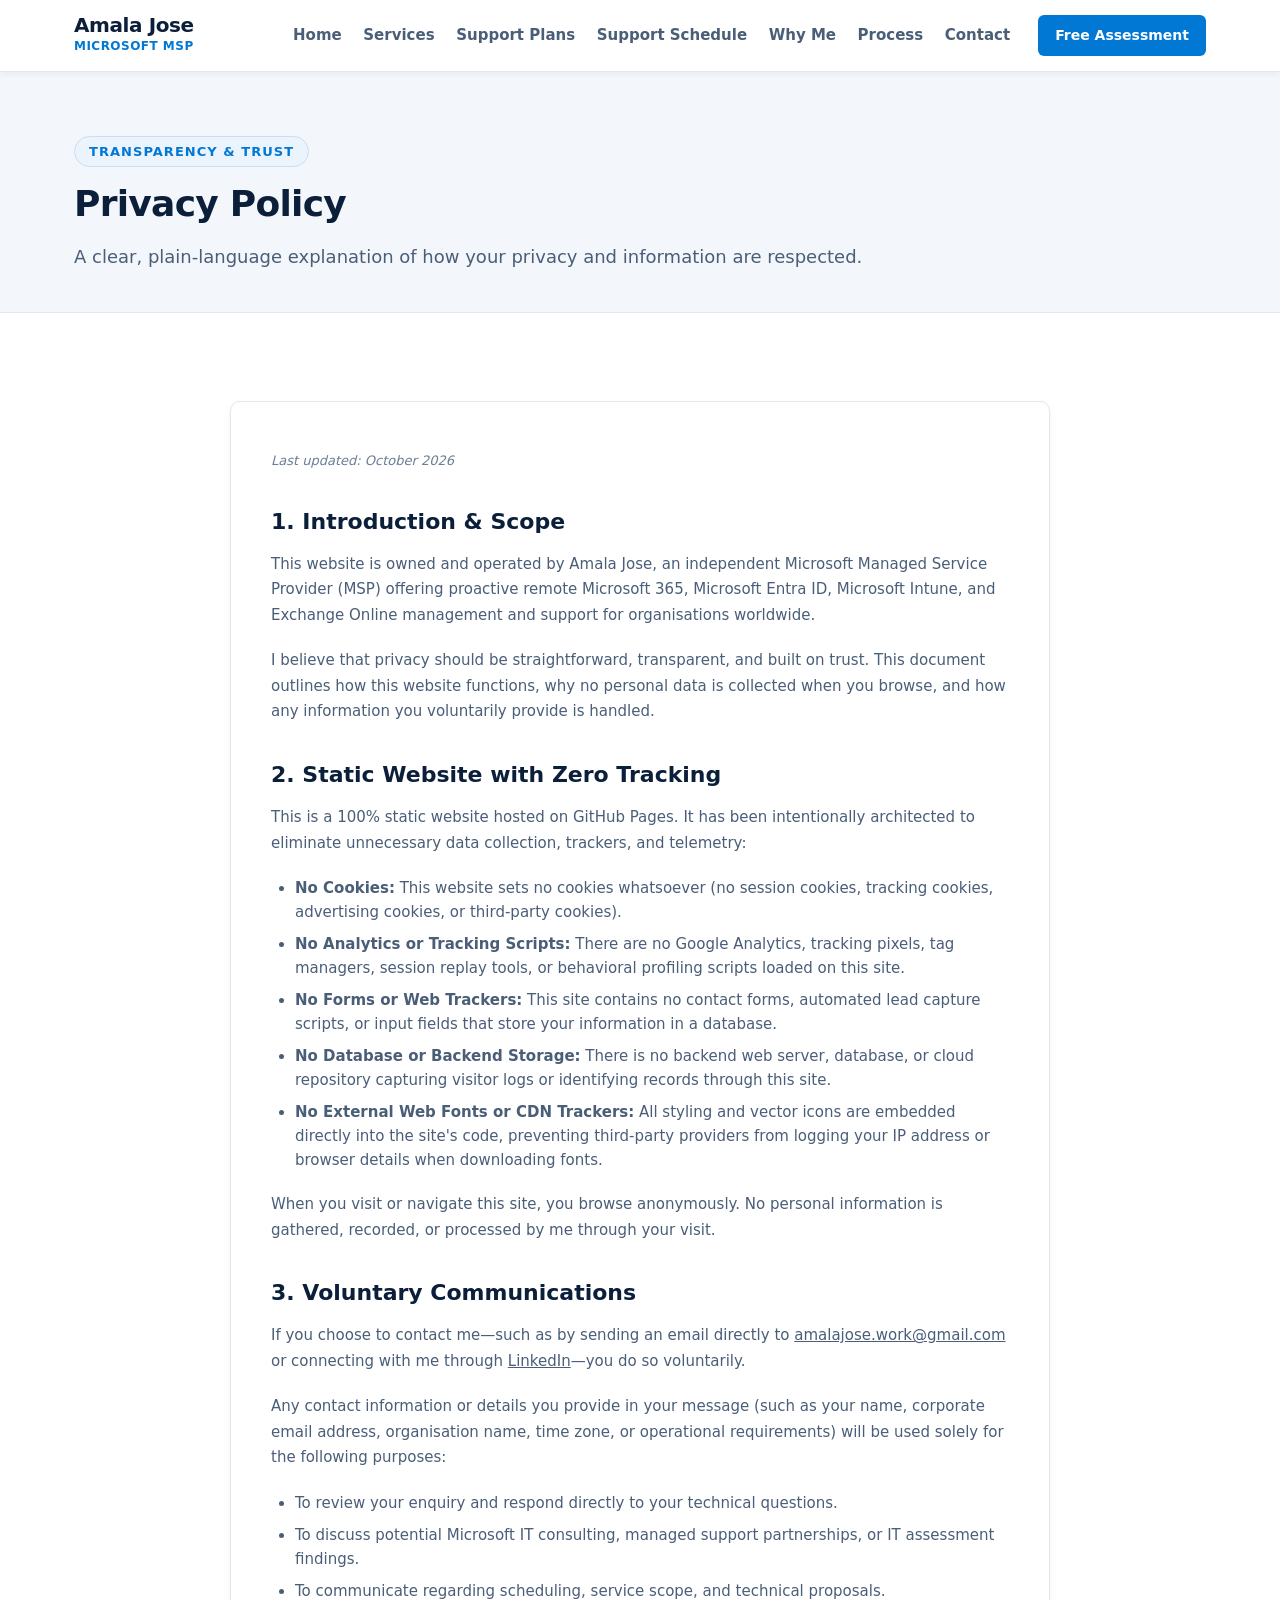
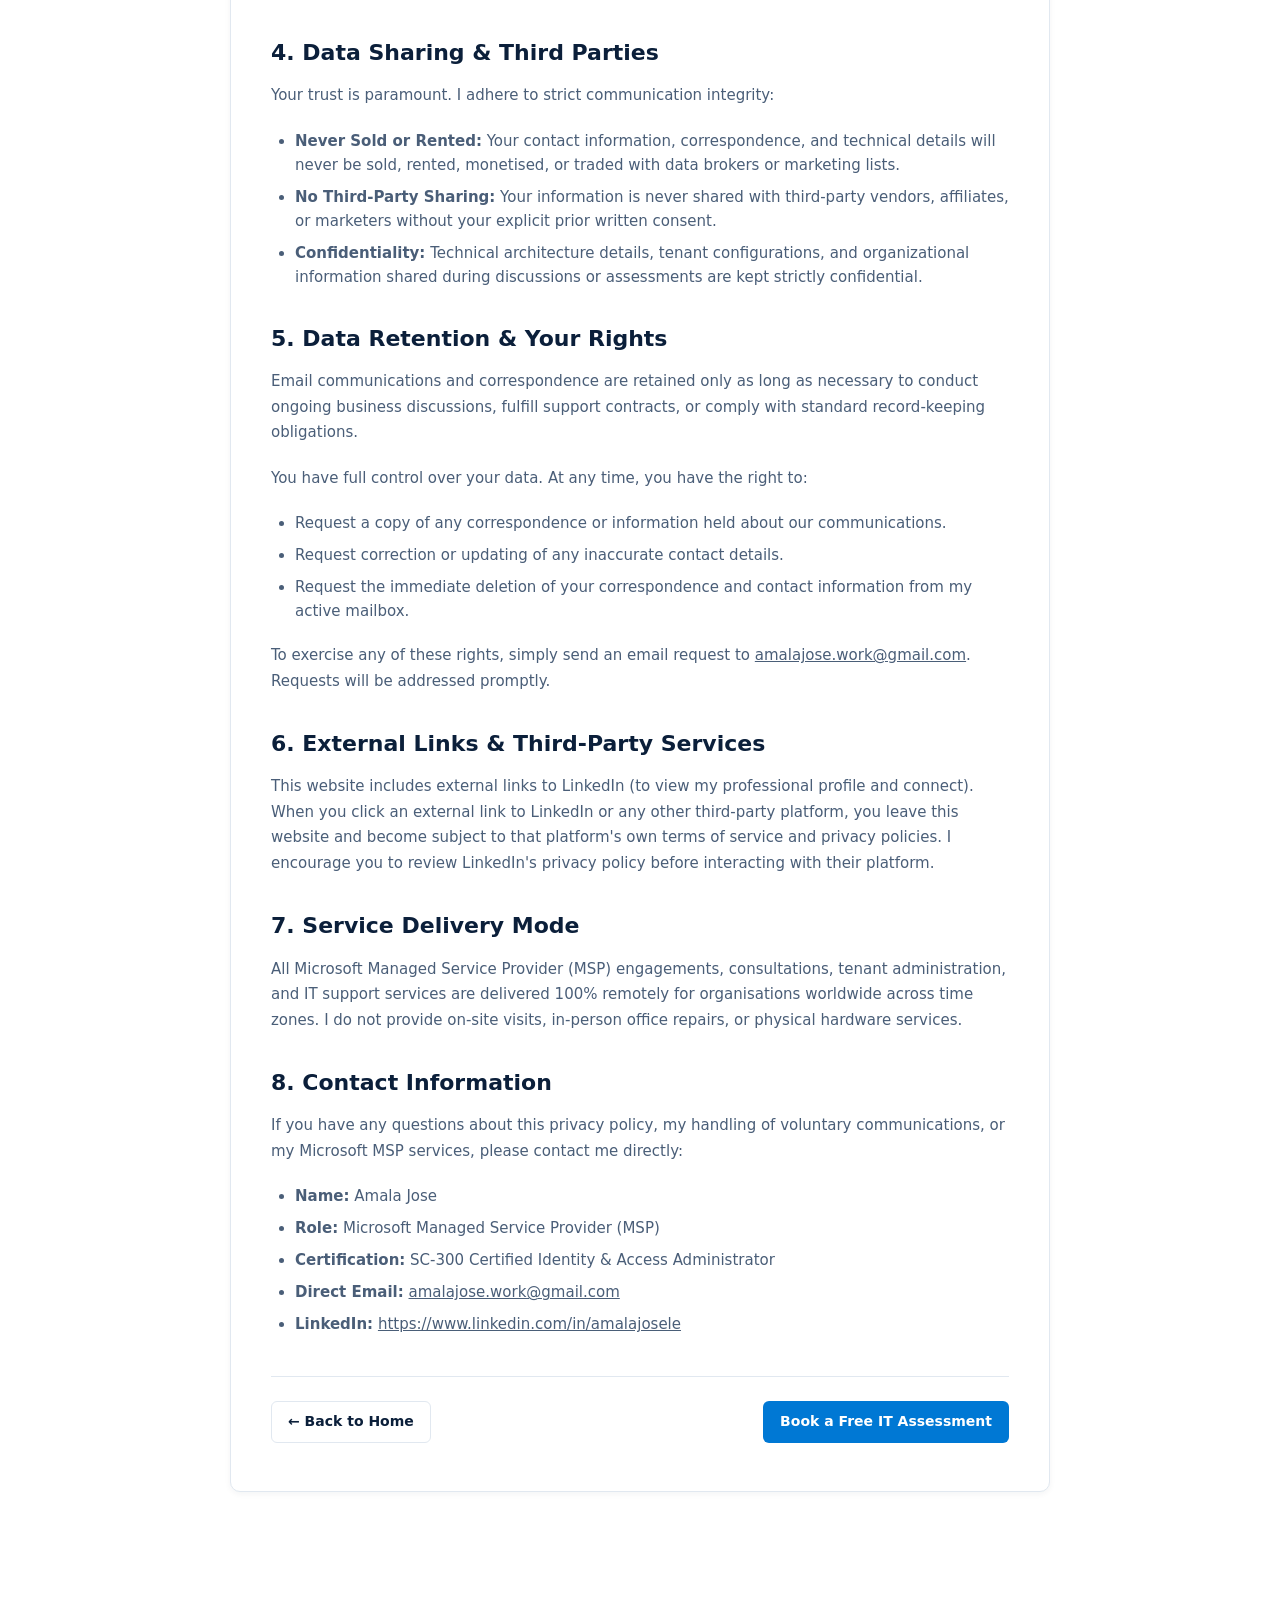
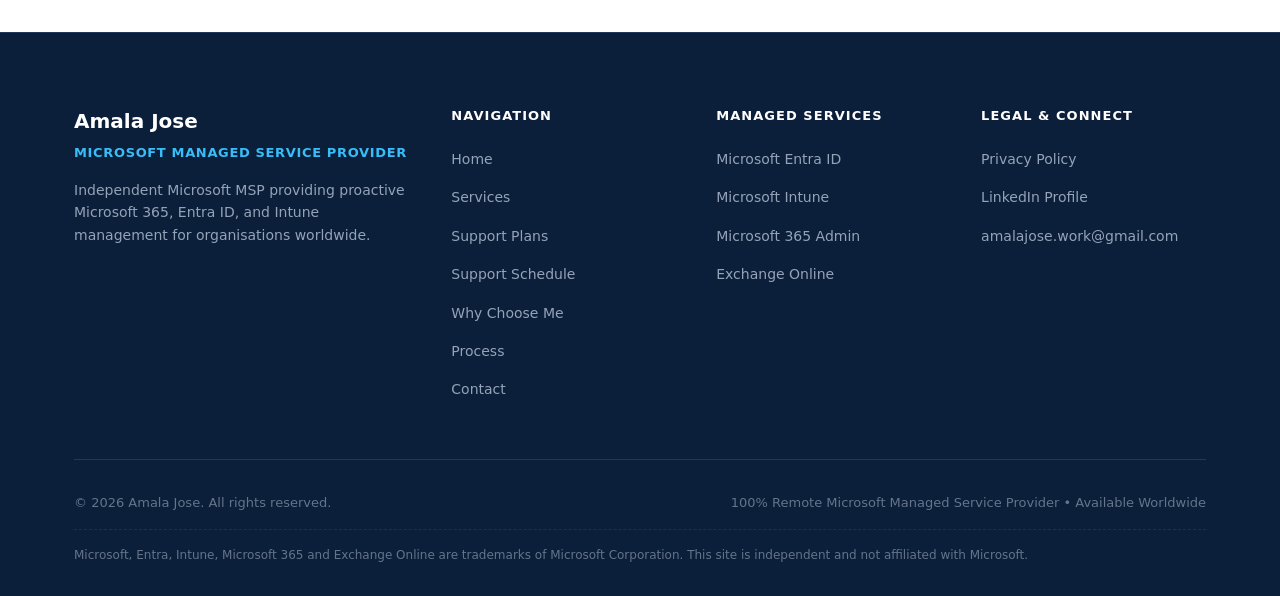
<file: privacy.html>
<!DOCTYPE html>
<html lang="en">
<head>
  <meta charset="UTF-8">
  <meta name="viewport" content="width=device-width, initial-scale=1.0">
  <title>Privacy Policy | Amala Jose - Microsoft Managed Service Provider</title>
  
  <!-- SEO & Privacy Meta Tags -->
  <meta name="description" content="Privacy policy for Amala Jose, independent Microsoft Managed Service Provider (MSP). Plain-language information regarding zero-tracking, data handling, and communication privacy.">
  <meta name="author" content="Amala Jose">
  <meta name="robots" content="index, follow">

  <!-- Open Graph Meta Tags -->
  <meta property="og:title" content="Privacy Policy | Amala Jose - Microsoft Managed Service Provider">
  <meta property="og:description" content="Plain-language privacy policy: static website with zero cookies, zero analytics, zero trackers, and complete respect for your privacy.">
  <meta property="og:type" content="website">

  <!-- Stylesheet (Pure CSS, No Frameworks, No External Fonts, No JS) -->
  <link rel="stylesheet" href="style.css">
</head>
<body>

  <!-- The website owner should have this policy reviewed against the data protection laws of the countries where they take clients. -->

  <!-- Accessible Skip Link -->
  <a href="#main-content" class="skip-link">Skip to main content</a>

  <!-- ==========================================================================
       SECTION 1: Sticky Header & Navigation (Pure CSS Mobile Menu)
       ========================================================================== -->
  <header class="site-header" role="banner">
    <div class="container header-container">
      <a href="index.html#home" class="brand" aria-label="Amala Jose - Microsoft Managed Service Provider Home">
        <span class="brand-name">Amala Jose</span>
        <span class="brand-tagline">Microsoft MSP</span>
      </a>

      <!-- CSS-Only Checkbox Hack for Mobile Navigation -->
      <input type="checkbox" id="nav-toggle" class="nav-toggle" aria-label="Toggle navigation menu">
      <label for="nav-toggle" class="nav-toggle-label" aria-hidden="true">
        <span class="hamburger-bar"></span>
        <span class="hamburger-bar"></span>
        <span class="hamburger-bar"></span>
      </label>

      <!-- Main Navigation Menu -->
      <nav class="nav-menu" role="navigation" aria-label="Primary Navigation">
        <ul class="nav-list">
          <li><a href="index.html#home" class="nav-link">Home</a></li>
          <li><a href="index.html#services" class="nav-link">Services</a></li>
          <li><a href="index.html#plans" class="nav-link">Support Plans</a></li>
          <li><a href="index.html#schedule" class="nav-link">Support Schedule</a></li>
          <li><a href="index.html#why-me" class="nav-link">Why Me</a></li>
          <li><a href="index.html#process" class="nav-link">Process</a></li>
          <li><a href="index.html#contact" class="nav-link">Contact</a></li>
        </ul>
        <a href="index.html#contact" class="btn btn-primary btn-sm header-cta">Free Assessment</a>
      </nav>
    </div>
  </header>

  <!-- ==========================================================================
       Main Privacy Policy Content
       ========================================================================== -->
  <main id="main-content">
    
    <!-- Page Header -->
    <section class="privacy-page-header">
      <div class="container text-center">
        <span class="section-eyebrow">Transparency &amp; Trust</span>
        <h1 class="section-title">Privacy Policy</h1>
        <p class="section-subtitle">
          A clear, plain-language explanation of how your privacy and information are respected.
        </p>
      </div>
    </section>

    <!-- Content Card -->
    <section class="section" style="padding-top: 2rem;">
      <div class="container">
        <article class="privacy-content-card">
          
          <time class="privacy-meta-date" datetime="2026-10">Last updated: October 2026</time>

          <h2>1. Introduction &amp; Scope</h2>
          <p>
            This website is owned and operated by Amala Jose, an independent Microsoft Managed Service Provider (MSP) offering proactive remote Microsoft 365, Microsoft Entra ID, Microsoft Intune, and Exchange Online management and support for organisations worldwide.
          </p>
          <p>
            I believe that privacy should be straightforward, transparent, and built on trust. This document outlines how this website functions, why no personal data is collected when you browse, and how any information you voluntarily provide is handled.
          </p>

          <h2>2. Static Website with Zero Tracking</h2>
          <p>
            This is a 100% static website hosted on GitHub Pages. It has been intentionally architected to eliminate unnecessary data collection, trackers, and telemetry:
          </p>
          <ul>
            <li><strong>No Cookies:</strong> This website sets no cookies whatsoever (no session cookies, tracking cookies, advertising cookies, or third-party cookies).</li>
            <li><strong>No Analytics or Tracking Scripts:</strong> There are no Google Analytics, tracking pixels, tag managers, session replay tools, or behavioral profiling scripts loaded on this site.</li>
            <li><strong>No Forms or Web Trackers:</strong> This site contains no contact forms, automated lead capture scripts, or input fields that store your information in a database.</li>
            <li><strong>No Database or Backend Storage:</strong> There is no backend web server, database, or cloud repository capturing visitor logs or identifying records through this site.</li>
            <li><strong>No External Web Fonts or CDN Trackers:</strong> All styling and vector icons are embedded directly into the site's code, preventing third-party providers from logging your IP address or browser details when downloading fonts.</li>
          </ul>
          <p>
            When you visit or navigate this site, you browse anonymously. No personal information is gathered, recorded, or processed by me through your visit.
          </p>

          <h2>3. Voluntary Communications</h2>
          <p>
            If you choose to contact me—such as by sending an email directly to <a href="mailto:amalajose.work@gmail.com" style="color: var(--blue); text-decoration: underline;">amalajose.work@gmail.com</a> or connecting with me through <a href="https://www.linkedin.com/in/amalajosele" target="_blank" rel="noopener noreferrer" style="color: var(--blue); text-decoration: underline;">LinkedIn</a>—you do so voluntarily.
          </p>
          <p>
            Any contact information or details you provide in your message (such as your name, corporate email address, organisation name, time zone, or operational requirements) will be used solely for the following purposes:
          </p>
          <ul>
            <li>To review your enquiry and respond directly to your technical questions.</li>
            <li>To discuss potential Microsoft IT consulting, managed support partnerships, or IT assessment findings.</li>
            <li>To communicate regarding scheduling, service scope, and technical proposals.</li>
          </ul>

          <h2>4. Data Sharing &amp; Third Parties</h2>
          <p>
            Your trust is paramount. I adhere to strict communication integrity:
          </p>
          <ul>
            <li><strong>Never Sold or Rented:</strong> Your contact information, correspondence, and technical details will never be sold, rented, monetised, or traded with data brokers or marketing lists.</li>
            <li><strong>No Third-Party Sharing:</strong> Your information is never shared with third-party vendors, affiliates, or marketers without your explicit prior written consent.</li>
            <li><strong>Confidentiality:</strong> Technical architecture details, tenant configurations, and organizational information shared during discussions or assessments are kept strictly confidential.</li>
          </ul>

          <h2>5. Data Retention &amp; Your Rights</h2>
          <p>
            Email communications and correspondence are retained only as long as necessary to conduct ongoing business discussions, fulfill support contracts, or comply with standard record-keeping obligations.
          </p>
          <p>
            You have full control over your data. At any time, you have the right to:
          </p>
          <ul>
            <li>Request a copy of any correspondence or information held about our communications.</li>
            <li>Request correction or updating of any inaccurate contact details.</li>
            <li>Request the immediate deletion of your correspondence and contact information from my active mailbox.</li>
          </ul>
          <p>
            To exercise any of these rights, simply send an email request to <a href="mailto:amalajose.work@gmail.com" style="color: var(--blue); text-decoration: underline;">amalajose.work@gmail.com</a>. Requests will be addressed promptly.
          </p>

          <h2>6. External Links &amp; Third-Party Services</h2>
          <p>
            This website includes external links to LinkedIn (to view my professional profile and connect). When you click an external link to LinkedIn or any other third-party platform, you leave this website and become subject to that platform's own terms of service and privacy policies. I encourage you to review LinkedIn's privacy policy before interacting with their platform.
          </p>

          <h2>7. Service Delivery Mode</h2>
          <p>
            All Microsoft Managed Service Provider (MSP) engagements, consultations, tenant administration, and IT support services are delivered 100% remotely for organisations worldwide across time zones. I do not provide on-site visits, in-person office repairs, or physical hardware services.
          </p>

          <h2>8. Contact Information</h2>
          <p>
            If you have any questions about this privacy policy, my handling of voluntary communications, or my Microsoft MSP services, please contact me directly:
          </p>
          <ul>
            <li><strong>Name:</strong> Amala Jose</li>
            <li><strong>Role:</strong> Microsoft Managed Service Provider (MSP)</li>
            <li><strong>Certification:</strong> SC-300 Certified Identity &amp; Access Administrator</li>
            <li><strong>Direct Email:</strong> <a href="mailto:amalajose.work@gmail.com" style="color: var(--blue); text-decoration: underline;">amalajose.work@gmail.com</a></li>
            <li><strong>LinkedIn:</strong> <a href="https://www.linkedin.com/in/amalajosele" target="_blank" rel="noopener noreferrer" style="color: var(--blue); text-decoration: underline;">https://www.linkedin.com/in/amalajosele</a></li>
          </ul>

          <div style="margin-top: 2.5rem; padding-top: 1.5rem; border-top: 1px solid var(--border-color); display: flex; justify-content: space-between; align-items: center; flex-wrap: wrap; gap: 1rem;">
            <a href="index.html#home" class="btn btn-secondary btn-sm">&larr; Back to Home</a>
            <a href="index.html#contact" class="btn btn-primary btn-sm">Book a Free IT Assessment</a>
          </div>

        </article>
      </div>
    </section>

  </main>

  <!-- ==========================================================================
       SECTION 10: Footer
       ========================================================================== -->
  <footer class="site-footer" role="contentinfo">
    <div class="container">
      <div class="footer-grid">
        
        <!-- Brand Summary -->
        <div class="footer-brand">
          <div class="footer-brand-name">Amala Jose</div>
          <div class="footer-brand-title">Microsoft Managed Service Provider</div>
          <p class="footer-brand-desc">
            Independent Microsoft MSP providing proactive Microsoft 365, Entra ID, and Intune management for organisations worldwide.
          </p>
        </div>

        <!-- Quick Navigation -->
        <div>
          <div class="footer-heading">Navigation</div>
          <ul class="footer-links-list">
            <li><a href="index.html#home" class="footer-link">Home</a></li>
            <li><a href="index.html#services" class="footer-link">Services</a></li>
            <li><a href="index.html#plans" class="footer-link">Support Plans</a></li>
            <li><a href="index.html#schedule" class="footer-link">Support Schedule</a></li>
            <li><a href="index.html#why-me" class="footer-link">Why Choose Me</a></li>
            <li><a href="index.html#process" class="footer-link">Process</a></li>
            <li><a href="index.html#contact" class="footer-link">Contact</a></li>
          </ul>
        </div>

        <!-- Core Managed Services -->
        <div>
          <div class="footer-heading">Managed Services</div>
          <ul class="footer-links-list">
            <li><a href="index.html#services" class="footer-link">Microsoft Entra ID</a></li>
            <li><a href="index.html#services" class="footer-link">Microsoft Intune</a></li>
            <li><a href="index.html#services" class="footer-link">Microsoft 365 Admin</a></li>
            <li><a href="index.html#services" class="footer-link">Exchange Online</a></li>
          </ul>
        </div>

        <!-- Legal & Connect -->
        <div>
          <div class="footer-heading">Legal &amp; Connect</div>
          <ul class="footer-links-list">
            <li><a href="privacy.html" class="footer-link">Privacy Policy</a></li>
            <li><a href="https://www.linkedin.com/in/amalajosele" target="_blank" rel="noopener noreferrer" class="footer-link">LinkedIn Profile</a></li>
            <li><a href="mailto:amalajose.work@gmail.com" class="footer-link">amalajose.work@gmail.com</a></li>
          </ul>
        </div>

      </div>

      <div class="footer-bottom">
        <div class="footer-bottom-main">
          <div>&copy; 2026 Amala Jose. All rights reserved.</div>
          <div>100% Remote Microsoft Managed Service Provider &bull; Available Worldwide</div>
        </div>

        <!-- Mandatory Trademark & Independence Disclaimer -->
        <div class="footer-trademark-disclaimer">
          Microsoft, Entra, Intune, Microsoft 365 and Exchange Online are trademarks of Microsoft Corporation. This site is independent and not affiliated with Microsoft.
        </div>
      </div>
    </div>
  </footer>

</body>
</html>
</file>
<file: style.css>
/* ==========================================================================
   Amala Jose - Microsoft Managed Service Provider (MSP)
   Modern, Clean, Corporate Stylesheet (Zero Frameworks, Plain CSS Only)
   ========================================================================== */

/* --- Design Tokens & CSS Variables --- */
:root {
  /* Color Palette */
  --primary: #0078D4;          /* Microsoft Azure Blue */
  --primary-hover: #005A9E;    /* Darker Blue on Hover */
  --primary-light: #EBF3FC;    /* Soft Blue Tint */
  --primary-border: #BFDBFE;   /* Light Blue Border */
  
  --navy: #0B1F3A;             /* Dark Navy Text & Footer */
  --navy-light: #162E52;        /* Dark Navy Surface / Card */
  --navy-muted: #2E476B;        /* Muted Navy */
  
  --bg-page: #FFFFFF;          /* Pure White Page Background */
  --bg-alt: #F3F6FA;           /* Light Grey Alternate Section */
  --bg-card: #FFFFFF;          /* Pure White Card Surface */
  
  --text-main: #0B1F3A;        /* Primary Body & Headline Text */
  --text-muted: #4A5E78;       /* Secondary / Subtitle Text */
  --text-light: #6B7E96;       /* Tertiary / Meta Text */
  --text-inverse: #FFFFFF;     /* White on Dark */
  
  --border-color: #E1E8F0;     /* Subtle Neutral Border */
  --border-hover: #0078D4;     /* Primary Highlight Border */
  --border-dark: #1E375B;      /* Border for Dark Surfaces */

  --badge-bg: #EBF3FC;
  --badge-text: #005A9E;
  --badge-border: #C8DEF7;
  
  --linkedin-blue: #0A66C2;
  --linkedin-hover: #004182;
  
  --tag-not-included: #DC2626;
  --tag-not-included-bg: #FEF2F2;
  --tag-not-included-border: #FECACA;
  
  --tag-included: #059669;
  --tag-included-bg: #ECFDF5;
  --tag-included-border: #A7F3D0;
  
  /* Typography */
  --font-family: "Segoe UI", system-ui, -apple-system, BlinkMacSystemFont, Roboto, sans-serif;
  
  /* Elevation & Shadows */
  --shadow-sm: 0 2px 6px rgba(11, 31, 58, 0.05);
  --shadow-md: 0 6px 18px rgba(11, 31, 58, 0.08);
  --shadow-lg: 0 14px 34px rgba(11, 31, 58, 0.12);
  --shadow-card-hover: 0 12px 28px rgba(0, 120, 212, 0.12);
  
  /* Radii */
  --radius-sm: 6px;
  --radius-md: 10px;
  --radius-lg: 14px;
  --radius-full: 9999px;
  
  /* Layout Dimensions */
  --container-max: 1180px;
  --header-height: 72px;
  --section-padding-y: 5.25rem;
  
  /* Transitions */
  --transition: all 0.22s ease-in-out;
}

/* --- Reset & Global Box Sizing --- */
*,
*::before,
*::after {
  box-sizing: border-box;
  margin: 0;
  padding: 0;
}

html {
  font-size: 16px;
  scroll-behavior: smooth;
  scroll-padding-top: calc(var(--header-height) + 1.25rem);
  -webkit-font-smoothing: antialiased;
  -moz-osx-font-smoothing: grayscale;
}

body {
  font-family: var(--font-family);
  background-color: var(--bg-page);
  color: var(--text-main);
  line-height: 1.65;
  font-weight: 400;
  overflow-x: hidden;
}

img, svg {
  display: block;
  max-width: 100%;
}

a {
  color: var(--primary);
  text-decoration: none;
  transition: var(--transition);
}

a:hover {
  color: var(--primary-hover);
}

/* Accessible visible focus styles */
:focus-visible {
  outline: 2px solid var(--primary);
  outline-offset: 3px;
}

/* Skip link for keyboard accessibility */
.skip-link {
  position: absolute;
  top: -100px;
  left: 1.5rem;
  background: var(--navy);
  color: #FFFFFF;
  padding: 0.75rem 1.25rem;
  border-radius: var(--radius-sm);
  z-index: 10000;
  font-weight: 600;
  text-decoration: none;
  transition: top 0.2s ease;
}

.skip-link:focus {
  top: 1rem;
}

/* --- Container & Section Defaults --- */
.container {
  width: 100%;
  max-width: var(--container-max);
  margin-left: auto;
  margin-right: auto;
  padding-left: 1.5rem;
  padding-right: 1.5rem;
}

.section {
  padding-top: var(--section-padding-y);
  padding-bottom: var(--section-padding-y);
  position: relative;
}

.section-alt {
  background-color: var(--bg-alt);
  border-top: 1px solid var(--border-color);
  border-bottom: 1px solid var(--border-color);
}

/* Standard Section Header */
.section-header {
  text-align: center;
  max-width: 48rem;
  margin: 0 auto 3.25rem auto;
}

.section-eyebrow {
  display: inline-block;
  font-size: 0.8125rem;
  font-weight: 700;
  text-transform: uppercase;
  letter-spacing: 0.08em;
  color: var(--primary);
  background-color: var(--primary-light);
  border: 1px solid var(--badge-border);
  padding: 0.25rem 0.875rem;
  border-radius: var(--radius-full);
  margin-bottom: 0.875rem;
}

.section-title {
  font-size: 2.25rem;
  line-height: 1.25;
  font-weight: 700;
  color: var(--navy);
  letter-spacing: -0.02em;
  margin-bottom: 1rem;
}

.section-subtitle {
  font-size: 1.125rem;
  color: var(--text-muted);
  line-height: 1.65;
}

/* --- Buttons --- */
.btn {
  display: inline-flex;
  align-items: center;
  justify-content: center;
  gap: 0.5rem;
  font-family: inherit;
  font-size: 0.9375rem;
  font-weight: 600;
  padding: 0.75rem 1.5rem;
  border-radius: var(--radius-sm);
  border: 1px solid transparent;
  cursor: pointer;
  text-decoration: none;
  white-space: nowrap;
  transition: var(--transition);
}

.btn-primary {
  background-color: var(--primary);
  color: #FFFFFF;
}

.btn-primary:hover {
  background-color: var(--primary-hover);
  color: #FFFFFF;
  box-shadow: 0 4px 12px rgba(0, 120, 212, 0.28);
  transform: translateY(-1px);
}

.btn-secondary {
  background-color: #FFFFFF;
  color: var(--navy);
  border-color: var(--border-color);
}

.btn-secondary:hover {
  background-color: var(--bg-alt);
  border-color: var(--navy-muted);
  color: var(--navy);
  transform: translateY(-1px);
}

.btn-linkedin {
  background-color: var(--linkedin-blue);
  color: #FFFFFF;
}

.btn-linkedin:hover {
  background-color: var(--linkedin-hover);
  color: #FFFFFF;
  box-shadow: 0 4px 12px rgba(10, 102, 194, 0.3);
  transform: translateY(-1px);
}

.btn-sm {
  padding: 0.5rem 1rem;
  font-size: 0.875rem;
}

.btn-lg {
  padding: 0.875rem 1.75rem;
  font-size: 1rem;
}

.btn-block {
  width: 100%;
}

/* ==========================================================================
   Section 1: Sticky Header & CSS-Only Mobile Navigation
   ========================================================================== */
.site-header {
  position: sticky;
  top: 0;
  width: 100%;
  height: var(--header-height);
  background-color: rgba(255, 255, 255, 0.97);
  backdrop-filter: blur(8px);
  -webkit-backdrop-filter: blur(8px);
  border-bottom: 1px solid var(--border-color);
  z-index: 1000;
  box-shadow: var(--shadow-sm);
}

.header-container {
  display: flex;
  align-items: center;
  justify-content: space-between;
  height: 100%;
}

.brand {
  display: flex;
  flex-direction: column;
  text-decoration: none;
  color: inherit;
}

.brand-name {
  font-size: 1.25rem;
  font-weight: 700;
  color: var(--navy);
  letter-spacing: -0.02em;
  line-height: 1.15;
}

.brand-tagline {
  font-size: 0.75rem;
  font-weight: 600;
  color: var(--primary);
  letter-spacing: 0.04em;
  text-transform: uppercase;
}

/* Desktop Navigation */
.nav-menu {
  display: flex;
  align-items: center;
  gap: 1.75rem;
}

.nav-list {
  display: flex;
  align-items: center;
  list-style: none;
  gap: 1.35rem;
}

.nav-link {
  font-size: 0.9375rem;
  font-weight: 600;
  color: var(--text-muted);
  text-decoration: none;
  padding: 0.25rem 0;
  position: relative;
  transition: var(--transition);
}

.nav-link:hover {
  color: var(--primary);
}

.nav-link::after {
  content: "";
  position: absolute;
  bottom: -2px;
  left: 0;
  width: 0;
  height: 2px;
  background-color: var(--primary);
  transition: width 0.2s ease;
}

.nav-link:hover::after {
  width: 100%;
}

/* Pure CSS Checkbox Mobile Navigation */
.nav-toggle {
  position: absolute;
  opacity: 0;
  pointer-events: none;
}

.nav-toggle-label {
  display: none;
  cursor: pointer;
  padding: 0.5rem;
  border: 1px solid var(--border-color);
  border-radius: var(--radius-sm);
  background: transparent;
  align-items: center;
  justify-content: center;
}

.nav-toggle-label:hover {
  background-color: var(--bg-alt);
}

.hamburger-bar {
  display: block;
  width: 20px;
  height: 2px;
  background-color: var(--navy);
  margin: 4px 0;
  border-radius: 2px;
  transition: var(--transition);
}

/* ==========================================================================
   Section 2: Hero Section
   ========================================================================== */
.hero-section {
  padding-top: 4.5rem;
  padding-bottom: 5rem;
  background: linear-gradient(180deg, #FFFFFF 0%, var(--bg-alt) 100%);
  border-bottom: 1px solid var(--border-color);
}

.hero-grid {
  display: grid;
  grid-template-columns: 1.15fr 0.85fr;
  gap: 3.5rem;
  align-items: center;
}

.hero-content {
  display: flex;
  flex-direction: column;
}

/* SC-300 Certification Badge (Simple Shield SVG) */
.hero-badge-wrap {
  margin-bottom: 1.25rem;
}

.sc300-badge {
  display: inline-flex;
  align-items: center;
  gap: 0.625rem;
  background-color: #FFFFFF;
  border: 1px solid var(--badge-border);
  border-radius: var(--radius-full);
  padding: 0.35rem 0.875rem 0.35rem 0.5rem;
  box-shadow: var(--shadow-sm);
}

.badge-icon-wrap {
  width: 24px;
  height: 24px;
  border-radius: 50%;
  background-color: var(--primary-light);
  color: var(--primary);
  display: flex;
  align-items: center;
  justify-content: center;
  flex-shrink: 0;
}

.badge-icon-wrap svg {
  width: 14px;
  height: 14px;
}

.badge-text {
  font-size: 0.8125rem;
  font-weight: 600;
  color: var(--navy);
  letter-spacing: -0.01em;
}

.hero-title {
  font-size: 2.85rem;
  line-height: 1.15;
  font-weight: 800;
  color: var(--navy);
  letter-spacing: -0.03em;
  margin-bottom: 1.25rem;
}

.hero-title .highlight {
  color: var(--primary);
}

.hero-subtext {
  font-size: 1.125rem;
  line-height: 1.65;
  color: var(--text-muted);
  margin-bottom: 2rem;
  max-width: 36rem;
}

.hero-actions {
  display: flex;
  align-items: center;
  gap: 1rem;
  flex-wrap: wrap;
  margin-bottom: 2rem;
}

/* Remote Delivery Clear Indicator (Worldwide Across Time Zones) */
.hero-remote-notice {
  display: flex;
  align-items: flex-start;
  gap: 0.625rem;
  background-color: #FFFFFF;
  border: 1px solid var(--border-color);
  border-left: 3px solid var(--primary);
  border-radius: var(--radius-sm);
  padding: 0.75rem 1rem;
  font-size: 0.875rem;
  color: var(--text-muted);
  max-width: 36rem;
}

.hero-remote-notice svg {
  width: 18px;
  height: 18px;
  color: var(--primary);
  flex-shrink: 0;
  margin-top: 0.15rem;
}

/* Hero Visual Box: Clean Topology Diagram */
.hero-visual {
  display: flex;
  justify-content: center;
}

.topology-card {
  width: 100%;
  max-width: 440px;
  background: #FFFFFF;
  border: 1px solid var(--border-color);
  border-radius: var(--radius-lg);
  box-shadow: var(--shadow-md);
  overflow: hidden;
}

.topology-header {
  background-color: var(--navy);
  color: #FFFFFF;
  padding: 1.125rem 1.25rem;
  display: flex;
  align-items: center;
  justify-content: space-between;
}

.topology-title {
  display: flex;
  align-items: center;
  gap: 0.5rem;
  font-size: 0.875rem;
  font-weight: 600;
}

.topology-title svg {
  width: 18px;
  height: 18px;
  color: #38BDF8;
}

.topology-tag {
  font-size: 0.6875rem;
  font-weight: 700;
  text-transform: uppercase;
  color: #34D399;
  background: rgba(52, 211, 153, 0.15);
  border: 1px solid rgba(52, 211, 153, 0.3);
  padding: 0.15rem 0.5rem;
  border-radius: var(--radius-full);
}

.topology-body {
  padding: 1.5rem;
  display: flex;
  flex-direction: column;
  gap: 0.875rem;
  background: linear-gradient(180deg, #FFFFFF 0%, var(--bg-alt) 100%);
}

.topology-layer {
  background: #FFFFFF;
  border: 1px solid var(--border-color);
  border-radius: var(--radius-sm);
  padding: 0.875rem 1rem;
  display: flex;
  flex-direction: column;
  gap: 0.35rem;
  box-shadow: var(--shadow-sm);
}

.topology-layer.layer-identity {
  border-left: 4px solid var(--primary);
}

.topology-layer.layer-endpoint {
  border-left: 4px solid #0284C7;
}

.topology-layer.layer-cloud {
  border-left: 4px solid #2563EB;
}

.layer-head {
  display: flex;
  align-items: center;
  justify-content: space-between;
  font-size: 0.8125rem;
  font-weight: 700;
  color: var(--navy);
}

.layer-sub {
  font-size: 0.75rem;
  color: var(--text-light);
}

.topology-connector {
  display: flex;
  justify-content: center;
  color: var(--primary);
  margin: -0.375rem 0;
  opacity: 0.7;
}

.topology-connector svg {
  width: 16px;
  height: 16px;
}

.topology-footer {
  padding: 0.875rem 1.25rem;
  background-color: var(--bg-alt);
  border-top: 1px solid var(--border-color);
  font-size: 0.75rem;
  color: var(--text-light);
  display: flex;
  align-items: center;
  justify-content: space-between;
}

/* ==========================================================================
   Section 3: Credentials Strip (Exactly 4 Items)
   ========================================================================== */
.credentials-strip {
  background-color: var(--navy);
  color: #FFFFFF;
  padding: 2.25rem 0;
  border-top: 1px solid var(--navy-light);
  border-bottom: 1px solid var(--navy-light);
}

.credentials-grid,
.credentials-grid-4 {
  display: grid;
  grid-template-columns: repeat(3, 1fr);
  gap: 2rem;
  align-items: center;
}

.credential-item {
  display: flex;
  align-items: center;
  justify-content: flex-start;
  gap: 1rem;
  text-align: left;
}

.credential-icon {
  width: 44px;
  height: 44px;
  border-radius: var(--radius-sm);
  background-color: rgba(255, 255, 255, 0.08);
  border: 1px solid rgba(255, 255, 255, 0.15);
  display: flex;
  align-items: center;
  justify-content: center;
  color: #38BDF8;
  flex-shrink: 0;
}

.credential-icon svg {
  width: 22px;
  height: 22px;
}

.credential-info {
  display: flex;
  flex-direction: column;
}

.credential-title {
  font-size: 1.0625rem;
  font-weight: 700;
  color: #FFFFFF;
  line-height: 1.2;
}

.credential-desc {
  font-size: 0.8125rem;
  color: #94A3B8;
  margin-top: 0.2rem;
}

/* ==========================================================================
   Section 4: Managed Services Section (Exactly 4 Cards)
   ========================================================================== */
.services-grid-4 {
  display: grid;
  grid-template-columns: repeat(2, 1fr);
  gap: 2rem;
  margin-bottom: 3rem;
}

.service-card {
  background: var(--bg-card);
  border: 1px solid var(--border-color);
  border-radius: var(--radius-md);
  padding: 2.25rem 2rem;
  display: flex;
  flex-direction: column;
  box-shadow: var(--shadow-sm);
  transition: var(--transition);
}

.service-card:hover {
  transform: translateY(-4px);
  box-shadow: var(--shadow-card-hover);
  border-color: var(--border-hover);
}

.service-icon-box {
  width: 46px;
  height: 46px;
  border-radius: var(--radius-sm);
  background-color: var(--primary-light);
  color: var(--primary);
  display: flex;
  align-items: center;
  justify-content: center;
  margin-bottom: 1.25rem;
  border: 1px solid var(--primary-border);
}

.service-icon-box svg {
  width: 24px;
  height: 24px;
}

.service-title {
  font-size: 1.35rem;
  font-weight: 700;
  color: var(--navy);
  line-height: 1.3;
  margin-bottom: 0.75rem;
}

.service-desc {
  font-size: 0.9375rem;
  color: var(--text-muted);
  line-height: 1.6;
  margin-bottom: 1.25rem;
}

.service-capabilities {
  list-style: none;
  display: flex;
  flex-direction: column;
  gap: 0.625rem;
  margin-top: auto;
  margin-bottom: 1.25rem;
}

.capability-item {
  display: flex;
  align-items: flex-start;
  gap: 0.5rem;
  font-size: 0.875rem;
  color: var(--text-main);
  line-height: 1.45;
}

.capability-item svg {
  width: 15px;
  height: 15px;
  color: var(--primary);
  flex-shrink: 0;
  margin-top: 0.15rem;
}

.service-badge-note {
  font-size: 0.75rem;
  font-weight: 600;
  color: var(--primary);
  background-color: var(--primary-light);
  border: 1px solid var(--primary-border);
  padding: 0.35rem 0.625rem;
  border-radius: var(--radius-sm);
  display: inline-block;
  margin-top: 0.5rem;
}

/* Remote Delivery Policy Banner (Worldwide Scope) */
.remote-policy-banner {
  background-color: #FFFFFF;
  border: 1px solid var(--border-color);
  border-left: 4px solid var(--navy);
  border-radius: var(--radius-sm);
  padding: 1.25rem 1.5rem;
  display: flex;
  align-items: flex-start;
  gap: 1rem;
}

.policy-icon {
  color: var(--navy);
  flex-shrink: 0;
  margin-top: 0.15rem;
}

.policy-icon svg {
  width: 20px;
  height: 20px;
}

.policy-text {
  font-size: 0.875rem;
  color: var(--text-muted);
  line-height: 1.55;
}

.policy-text strong {
  color: var(--navy);
}

/* ==========================================================================
   Section 5: Managed Support Plans Section (Basic, Standard, Premium)
   ========================================================================== */
.plans-grid {
  display: grid;
  grid-template-columns: repeat(3, 1fr);
  gap: 1.75rem;
  align-items: stretch;
  margin-bottom: 2rem;
}

.plan-card {
  background: var(--bg-card);
  border: 1px solid var(--border-color);
  border-radius: var(--radius-lg);
  padding: 2.25rem 2rem;
  display: flex;
  flex-direction: column;
  box-shadow: var(--shadow-sm);
  position: relative;
  transition: var(--transition);
}

.plan-card:hover {
  transform: translateY(-4px);
  box-shadow: var(--shadow-card-hover);
  border-color: var(--border-hover);
}

.plan-card.plan-featured {
  border: 2px solid var(--primary);
  box-shadow: var(--shadow-md);
}

.plan-ribbon {
  position: absolute;
  top: -12px;
  right: 1.5rem;
  background-color: var(--primary);
  color: #FFFFFF;
  font-size: 0.6875rem;
  font-weight: 700;
  text-transform: uppercase;
  letter-spacing: 0.06em;
  padding: 0.2rem 0.625rem;
  border-radius: var(--radius-full);
}

.plan-header {
  margin-bottom: 1.5rem;
  padding-bottom: 1.25rem;
  border-bottom: 1px solid var(--border-color);
}

.plan-title {
  font-size: 1.5rem;
  font-weight: 700;
  color: var(--navy);
  line-height: 1.2;
  margin-bottom: 0.5rem;
}

.plan-desc {
  font-size: 0.875rem;
  color: var(--text-muted);
  line-height: 1.5;
}

.plan-features-list {
  list-style: none;
  display: flex;
  flex-direction: column;
  gap: 0.75rem;
  margin-bottom: 2rem;
  flex-grow: 1;
}

.plan-feature-item {
  display: flex;
  align-items: flex-start;
  gap: 0.625rem;
  font-size: 0.875rem;
  color: var(--text-main);
  line-height: 1.45;
}

.plan-feature-item svg {
  width: 16px;
  height: 16px;
  color: var(--primary);
  flex-shrink: 0;
  margin-top: 0.15rem;
}

.plan-cta {
  margin-top: auto;
}

.plans-tailored-note {
  text-align: center;
  font-size: 0.9375rem;
  font-weight: 600;
  color: var(--navy);
  background-color: var(--primary-light);
  border: 1px solid var(--primary-border);
  padding: 0.875rem 1.5rem;
  border-radius: var(--radius-md);
  max-width: 36rem;
  margin: 0 auto;
}

/* ==========================================================================
   Section 6: Support Schedule & Scope Section (3-Column Layout)
   ========================================================================== */
.schedule-intro-card {
  background-color: #FFFFFF;
  border: 1px solid var(--border-color);
  border-radius: var(--radius-md);
  padding: 1.5rem 2rem;
  margin-bottom: 2rem;
  box-shadow: var(--shadow-sm);
  text-align: center;
  max-width: 52rem;
  margin-left: auto;
  margin-right: auto;
}

.schedule-intro-text {
  font-size: 1.0625rem;
  color: var(--text-main);
  line-height: 1.6;
}

.scope-columns-grid {
  display: grid;
  grid-template-columns: repeat(3, 1fr);
  gap: 1.75rem;
  margin-bottom: 2rem;
}

.scope-card {
  background: var(--bg-card);
  border: 1px solid var(--border-color);
  border-radius: var(--radius-md);
  padding: 2rem 1.75rem;
  display: flex;
  flex-direction: column;
  box-shadow: var(--shadow-sm);
  transition: var(--transition);
}

.scope-card:hover {
  transform: translateY(-3px);
  box-shadow: var(--shadow-card-hover);
}

.scope-card-header {
  display: flex;
  align-items: center;
  gap: 0.75rem;
  margin-bottom: 1.25rem;
  padding-bottom: 1rem;
  border-bottom: 1px solid var(--border-color);
}

.scope-icon-wrap {
  width: 38px;
  height: 38px;
  border-radius: var(--radius-sm);
  display: flex;
  align-items: center;
  justify-content: center;
  flex-shrink: 0;
}

.scope-card-available .scope-icon-wrap {
  background-color: var(--primary-light);
  color: var(--primary);
  border: 1px solid var(--primary-border);
}

.scope-card-included .scope-icon-wrap {
  background-color: var(--tag-included-bg);
  color: var(--tag-included);
  border: 1px solid var(--tag-included-border);
}

.scope-card-not-included .scope-icon-wrap {
  background-color: var(--tag-not-included-bg);
  color: var(--tag-not-included);
  border: 1px solid var(--tag-not-included-border);
}

.scope-icon-wrap svg {
  width: 20px;
  height: 20px;
}

.scope-card-title {
  font-size: 1.2rem;
  font-weight: 700;
  color: var(--navy);
  line-height: 1.25;
}

.scope-list {
  list-style: none;
  display: flex;
  flex-direction: column;
  gap: 0.75rem;
  font-size: 0.9rem;
  color: var(--text-muted);
  line-height: 1.5;
}

.scope-list-item {
  display: flex;
  align-items: flex-start;
  gap: 0.625rem;
}

.scope-bullet {
  flex-shrink: 0;
  margin-top: 0.2rem;
}

.scope-bullet svg {
  width: 15px;
  height: 15px;
}

.scope-bullet-included svg {
  color: var(--tag-included);
}

.scope-bullet-not-included svg {
  color: var(--tag-not-included);
}

.scope-bullet-available svg {
  color: var(--primary);
}

/* Outside normal hours note */
.outside-hours-box {
  background-color: #FFFFFF;
  border: 1px solid var(--border-color);
  border-left: 4px solid var(--primary);
  border-radius: var(--radius-sm);
  padding: 1.125rem 1.5rem;
  display: flex;
  align-items: center;
  justify-content: space-between;
  flex-wrap: wrap;
  gap: 1rem;
  box-shadow: var(--shadow-sm);
}

.outside-hours-text {
  font-size: 0.9375rem;
  color: var(--navy);
  font-weight: 600;
}

.outside-hours-desc {
  font-size: 0.875rem;
  color: var(--text-muted);
  font-weight: 400;
  margin-top: 0.2rem;
}

/* ==========================================================================
   Section 7: "Why Choose Me" Section
   ========================================================================== */
.why-grid {
  display: grid;
  grid-template-columns: repeat(3, 1fr);
  gap: 1.75rem;
}

@media (min-width: 992px) {
  .why-card:nth-child(4) {
    grid-column: 1 / 2;
  }
  .why-grid {
    grid-template-columns: repeat(6, 1fr);
  }
  .why-card:nth-child(1),
  .why-card:nth-child(2),
  .why-card:nth-child(3) {
    grid-column: span 2;
  }
  .why-card:nth-child(4) {
    grid-column: 2 / 4;
  }
  .why-card:nth-child(5) {
    grid-column: 4 / 6;
  }
}

.why-card {
  background: var(--bg-card);
  border: 1px solid var(--border-color);
  border-radius: var(--radius-md);
  padding: 2rem 1.75rem;
  box-shadow: var(--shadow-sm);
  transition: var(--transition);
}

.why-card:hover {
  transform: translateY(-3px);
  box-shadow: var(--shadow-card-hover);
  border-color: var(--border-hover);
}

.why-icon-wrap {
  width: 42px;
  height: 42px;
  border-radius: var(--radius-sm);
  background-color: var(--primary-light);
  color: var(--primary);
  display: flex;
  align-items: center;
  justify-content: center;
  margin-bottom: 1.25rem;
}

.why-icon-wrap svg {
  width: 20px;
  height: 20px;
}

.why-title {
  font-size: 1.125rem;
  font-weight: 700;
  color: var(--navy);
  margin-bottom: 0.625rem;
  line-height: 1.35;
}

.why-text {
  font-size: 0.9375rem;
  color: var(--text-muted);
  line-height: 1.6;
}

/* ==========================================================================
   Section 8: Process Section (5 Steps: Ongoing Partnership)
   ========================================================================== */
.process-grid {
  display: grid;
  grid-template-columns: repeat(5, 1fr);
  gap: 1.25rem;
  position: relative;
}

.process-card {
  background: var(--bg-card);
  border: 1px solid var(--border-color);
  border-radius: var(--radius-md);
  padding: 1.75rem 1.25rem;
  display: flex;
  flex-direction: column;
  box-shadow: var(--shadow-sm);
  position: relative;
  transition: var(--transition);
}

.process-card:hover {
  transform: translateY(-4px);
  box-shadow: var(--shadow-md);
  border-color: var(--border-hover);
}

.step-number {
  font-size: 1.5rem;
  font-weight: 800;
  color: var(--primary);
  margin-bottom: 0.75rem;
  line-height: 1;
}

.step-title {
  font-size: 1.125rem;
  font-weight: 700;
  color: var(--navy);
  margin-bottom: 0.5rem;
}

.step-desc {
  font-size: 0.875rem;
  color: var(--text-muted);
  line-height: 1.55;
}

.process-partnership-note {
  margin-top: 2.5rem;
  text-align: center;
  font-size: 0.9375rem;
  color: var(--text-muted);
  line-height: 1.6;
}

.process-partnership-note strong {
  color: var(--navy);
}

/* ==========================================================================
   Section 9: Contact Section (NO Forms, Direct & Functional Links)
   ========================================================================== */
.contact-direct-card {
  background-color: #FFFFFF;
  border: 1px solid var(--border-color);
  border-radius: var(--radius-lg);
  padding: 3.5rem 3rem;
  box-shadow: var(--shadow-md);
  max-width: 52rem;
  margin: 0 auto;
  text-align: center;
}

.contact-direct-title {
  font-size: 2rem;
  font-weight: 700;
  color: var(--navy);
  letter-spacing: -0.02em;
  margin-bottom: 1rem;
}

.contact-direct-subtext {
  font-size: 1.0625rem;
  color: var(--text-muted);
  line-height: 1.65;
  margin-bottom: 2.25rem;
  max-width: 40rem;
  margin-left: auto;
  margin-right: auto;
}

.contact-direct-actions {
  display: flex;
  align-items: center;
  justify-content: center;
  gap: 1.25rem;
  flex-wrap: wrap;
  margin-bottom: 2.5rem;
}

.contact-direct-actions .btn {
  min-width: 200px;
}

.contact-email-copybox {
  background-color: var(--bg-alt);
  border: 1px solid var(--border-color);
  border-radius: var(--radius-sm);
  padding: 1.25rem 1.75rem;
  display: inline-flex;
  flex-direction: column;
  align-items: center;
  gap: 0.35rem;
  max-width: 100%;
}

.email-copybox-label {
  font-size: 0.75rem;
  font-weight: 700;
  text-transform: uppercase;
  letter-spacing: 0.05em;
  color: var(--text-light);
}

.email-copybox-address {
  font-size: 1.125rem;
  font-weight: 700;
  color: var(--navy);
  text-decoration: underline;
  word-break: break-all;
}

.email-copybox-address:hover {
  color: var(--primary);
}

.email-copybox-hint {
  font-size: 0.75rem;
  color: var(--text-light);
}

/* ==========================================================================
   Section 10: Footer
   ========================================================================== */
.site-footer {
  background-color: var(--navy);
  color: #94A3B8;
  padding-top: 4.5rem;
  padding-bottom: 2rem;
  border-top: 1px solid var(--border-dark);
}

.footer-grid {
  display: grid;
  grid-template-columns: 1.5fr 1fr 1fr 1fr;
  gap: 2.5rem;
  margin-bottom: 3.5rem;
}

.footer-brand {
  display: flex;
  flex-direction: column;
}

.footer-brand-name {
  font-size: 1.25rem;
  font-weight: 700;
  color: #FFFFFF;
  margin-bottom: 0.25rem;
}

.footer-brand-title {
  font-size: 0.8125rem;
  color: #38BDF8;
  font-weight: 600;
  text-transform: uppercase;
  letter-spacing: 0.05em;
  margin-bottom: 1rem;
}

.footer-brand-desc {
  font-size: 0.875rem;
  color: #94A3B8;
  line-height: 1.6;
  max-width: 22rem;
}

.footer-heading {
  font-size: 0.8125rem;
  font-weight: 700;
  text-transform: uppercase;
  letter-spacing: 0.08em;
  color: #FFFFFF;
  margin-bottom: 1.25rem;
}

.footer-links-list {
  list-style: none;
  display: flex;
  flex-direction: column;
  gap: 0.75rem;
}

.footer-link {
  font-size: 0.875rem;
  color: #94A3B8;
  text-decoration: none;
  transition: var(--transition);
}

.footer-link:hover {
  color: #FFFFFF;
}

.footer-bottom {
  border-top: 1px solid var(--border-dark);
  padding-top: 2rem;
  display: flex;
  flex-direction: column;
  gap: 1rem;
}

.footer-bottom-main {
  display: flex;
  align-items: center;
  justify-content: space-between;
  font-size: 0.8125rem;
  color: #64748B;
  flex-wrap: wrap;
  gap: 1rem;
}

.footer-trademark-disclaimer {
  font-size: 0.75rem;
  color: #64748B;
  line-height: 1.5;
  border-top: 1px dashed rgba(255, 255, 255, 0.08);
  padding-top: 1rem;
}

/* ==========================================================================
   Privacy Page Specific Layout
   ========================================================================== */
.privacy-page-header {
  padding-top: 4rem;
  padding-bottom: 2.5rem;
  background-color: var(--bg-alt);
  border-bottom: 1px solid var(--border-color);
}

.privacy-content-card {
  background-color: #FFFFFF;
  border: 1px solid var(--border-color);
  border-radius: var(--radius-md);
  padding: 3rem 2.5rem;
  box-shadow: var(--shadow-sm);
  margin: 3.5rem auto;
  max-width: 820px;
}

.privacy-content-card h2 {
  font-size: 1.375rem;
  color: var(--navy);
  margin-top: 2rem;
  margin-bottom: 0.75rem;
}

.privacy-content-card h2:first-of-type {
  margin-top: 0;
}

.privacy-content-card p {
  font-size: 0.9375rem;
  color: var(--text-muted);
  line-height: 1.7;
  margin-bottom: 1.25rem;
}

.privacy-content-card ul {
  list-style: disc;
  margin-left: 1.5rem;
  margin-bottom: 1.25rem;
  color: var(--text-muted);
}

.privacy-content-card li {
  margin-bottom: 0.5rem;
  font-size: 0.9375rem;
  line-height: 1.6;
}

.privacy-meta-date {
  font-size: 0.8125rem;
  color: var(--text-light);
  font-style: italic;
  margin-bottom: 2rem;
  display: block;
}

/* ==========================================================================
   Responsive Breakpoints
   ========================================================================== */

/* Tablets & Smaller Desktops (max-width: 1024px) */
@media (max-width: 1024px) {
  :root {
    --section-padding-y: 4.5rem;
  }

  .hero-grid {
    grid-template-columns: 1fr;
    gap: 3rem;
  }

  .hero-visual {
    order: -1;
    justify-content: flex-start;
  }

  .topology-card {
    max-width: 100%;
  }

  .credentials-grid,
  .credentials-grid-4 {
    grid-template-columns: repeat(3, 1fr);
    gap: 1.5rem;
  }

  .services-grid-4 {
    grid-template-columns: 1fr;
  }

  .plans-grid {
    grid-template-columns: 1fr;
    max-width: 500px;
    margin-left: auto;
    margin-right: auto;
  }

  .scope-columns-grid {
    grid-template-columns: 1fr;
  }

  .process-grid {
    grid-template-columns: repeat(2, 1fr);
    gap: 1.5rem;
  }

  .process-card:last-child {
    grid-column: span 2;
  }

  .footer-grid {
    grid-template-columns: repeat(2, 1fr);
    gap: 2rem;
  }
}

/* Mobile Devices (max-width: 860px) */
@media (max-width: 860px) {
  :root {
    --section-padding-y: 3.5rem;
    --header-height: 64px;
  }

  /* CSS-Only Mobile Menu Toggle via Checkbox Hack */
  .nav-toggle-label {
    display: flex;
    flex-direction: column;
    justify-content: center;
    width: 36px;
    height: 36px;
    gap: 5px;
  }

  .nav-toggle:checked ~ .nav-toggle-label .hamburger-bar:nth-child(1) {
    transform: translateY(7px) rotate(45deg);
  }

  .nav-toggle:checked ~ .nav-toggle-label .hamburger-bar:nth-child(2) {
    opacity: 0;
  }

  .nav-toggle:checked ~ .nav-toggle-label .hamburger-bar:nth-child(3) {
    transform: translateY(-7px) rotate(-45deg);
  }

  .nav-menu {
    display: none;
    position: absolute;
    top: var(--header-height);
    left: 0;
    right: 0;
    background-color: #FFFFFF;
    border-bottom: 1px solid var(--border-color);
    box-shadow: var(--shadow-lg);
    padding: 1.5rem;
    flex-direction: column;
    align-items: flex-start;
    gap: 1.25rem;
  }

  .nav-toggle:checked ~ .nav-menu {
    display: flex;
  }

  .nav-list {
    flex-direction: column;
    align-items: flex-start;
    gap: 1rem;
    width: 100%;
  }

  .nav-link {
    font-size: 1.0625rem;
    width: 100%;
    padding: 0.5rem 0;
  }

  .header-cta {
    width: 100%;
    margin-top: 0.5rem;
  }

  .hero-title {
    font-size: 2.15rem;
  }

  .credentials-grid,
  .credentials-grid-4 {
    grid-template-columns: 1fr;
    gap: 1.25rem;
  }

  .credential-item {
    justify-content: flex-start;
  }

  .why-grid {
    grid-template-columns: 1fr;
  }

  .process-grid {
    grid-template-columns: 1fr;
  }

  .process-card:last-child {
    grid-column: auto;
  }

  .contact-direct-card {
    padding: 2.25rem 1.5rem;
  }

  .contact-direct-actions {
    flex-direction: column;
    align-items: stretch;
  }

  .contact-direct-actions .btn {
    width: 100%;
  }

  .footer-grid {
    grid-template-columns: 1fr;
    gap: 2rem;
  }

  .footer-bottom-main {
    flex-direction: column;
    align-items: flex-start;
  }

  .hero-actions {
    flex-direction: column;
    align-items: stretch;
  }

  .hero-actions .btn {
    width: 100%;
  }
}
</file>
